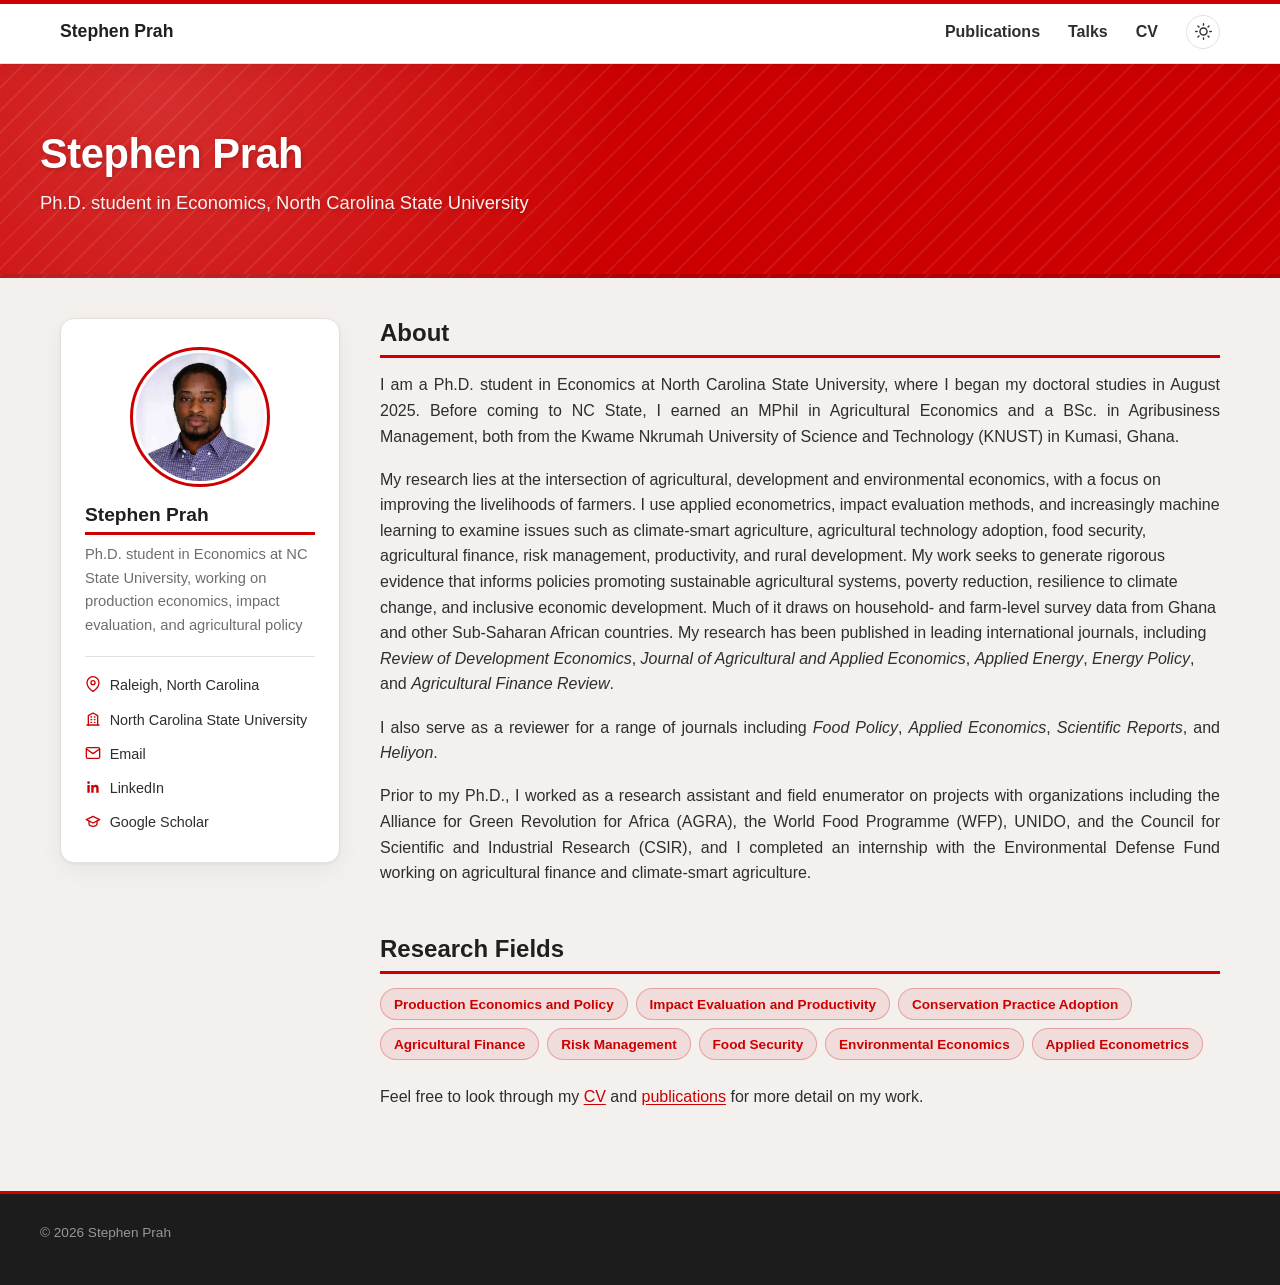
<file: index.html>
<!doctype html>
<html lang="en">
<head>
<meta charset="utf-8">
<meta name="viewport" content="width=device-width, initial-scale=1">
<title>Stephen Prah</title>
<meta name="google-site-verification" content="ii_PzU4pFTozcT-C5HX-3M2neF86t-xwKhHNKJSrq64" />
<meta name="description" content="Stephen Prah's academic portfolio — Ph.D. student in Economics at North Carolina State University">
<link rel="icon" type="image/svg+xml" href="images/favicon.svg">
<link rel="icon" type="image/png" sizes="32x32" href="images/favicon-32x32.png">
<link rel="stylesheet" href="assets/css/style.css">
<script>
  (function(){var p=new URLSearchParams(location.search);var u=p.get("theme");var t=(u==="dark"||u==="light")?u:localStorage.getItem("theme");if(t==="dark"||t==="light"){document.documentElement.setAttribute("data-theme",t);try{localStorage.setItem("theme",t);}catch(e){}}})();
</script>
</head>
<body>

<header class="masthead">
  <div class="masthead__inner">
    <a class="site-title" href="index.html">Stephen Prah</a>
    <nav class="nav">
      <ul class="nav__links">
        <li><a href="publications.html">Publications</a></li>
        <li><a href="talks.html">Talks</a></li>
        <li><a href="cv.html">CV</a></li>
      </ul>
      <button class="theme-toggle" type="button" aria-label="Toggle dark mode">
        <svg class="icon-sun" viewBox="0 0 24 24" fill="none" stroke="currentColor" stroke-width="2" stroke-linecap="round" stroke-linejoin="round"><circle cx="12" cy="12" r="5"></circle><path d="M12 1v2M12 21v2M4.22 4.22l1.42 1.42M18.36 18.36l1.42 1.42M1 12h2M21 12h2M4.22 19.78l1.42-1.42M18.36 5.64l1.42-1.42"></path></svg>
        <svg class="icon-moon" viewBox="0 0 24 24" fill="none" stroke="currentColor" stroke-width="2" stroke-linecap="round" stroke-linejoin="round"><path d="M21 12.79A9 9 0 1 1 11.21 3 7 7 0 0 0 21 12.79z"></path></svg>
      </button>
      <button class="nav-toggle" type="button" aria-label="Toggle navigation" aria-expanded="false">
        <svg viewBox="0 0 24 24" fill="none" stroke="currentColor" stroke-width="2" stroke-linecap="round" stroke-linejoin="round"><line x1="3" y1="6" x2="21" y2="6"></line><line x1="3" y1="12" x2="21" y2="12"></line><line x1="3" y1="18" x2="21" y2="18"></line></svg>
      </button>
    </nav>
  </div>
</header>

<section class="hero">
  <div class="hero__inner">
    <h1>Stephen Prah</h1>
    <p>Ph.D. student in Economics, North Carolina State University</p>
  </div>
</section>

<div class="layout">
  <aside class="sidebar">
    <div class="sidebar__card">
      <img class="avatar" src="images/profile_steve.jpg" alt="Stephen Prah">
      <h2 class="sidebar__name">Stephen Prah</h2>
      <p class="sidebar__bio">Ph.D. student in Economics at NC State University, working on production economics, impact evaluation, and agricultural policy</p>
      <ul class="sidebar__meta">
        <li>
          <svg viewBox="0 0 24 24" fill="none" stroke="currentColor" stroke-width="2" stroke-linecap="round" stroke-linejoin="round"><path d="M21 10c0 7-9 13-9 13s-9-6-9-13a9 9 0 0 1 18 0z"></path><circle cx="12" cy="10" r="3"></circle></svg>
          Raleigh, North Carolina
        </li>
        <li>
          <svg viewBox="0 0 24 24" fill="none" stroke="currentColor" stroke-width="2" stroke-linecap="round" stroke-linejoin="round"><path d="M3 21h18"></path><path d="M5 21V7l7-4 7 4v14"></path><path d="M9 9h1"></path><path d="M14 9h1"></path><path d="M9 13h1"></path><path d="M14 13h1"></path><path d="M9 17h1"></path><path d="M14 17h1"></path></svg>
          North Carolina State University
        </li>
        <li>
          <svg viewBox="0 0 24 24" fill="none" stroke="currentColor" stroke-width="2" stroke-linecap="round" stroke-linejoin="round"><path d="M4 4h16c1.1 0 2 .9 2 2v12c0 1.1-.9 2-2 2H4c-1.1 0-2-.9-2-2V6c0-1.1.9-2 2-2z"></path><path d="M22 6l-10 7L2 6"></path></svg>
          <a href="mailto:sprah@ncsu.edu">Email</a>
        </li>
        <li>
          <svg viewBox="0 0 24 24" fill="currentColor"><path d="M20.45 20.45h-3.55v-5.57c0-1.33-.02-3.04-1.85-3.04-1.85 0-2.14 1.45-2.14 2.94v5.67H9.36V9h3.41v1.56h.05c.47-.9 1.64-1.85 3.38-1.85 3.6 0 4.27 2.37 4.27 5.46v6.28zM5.34 7.43a2.06 2.06 0 1 1 0-4.12 2.06 2.06 0 0 1 0 4.12zM7.12 20.45H3.56V9h3.56v11.45z"/></svg>
          <a href="https://www.linkedin.com/in/stephen-prah-012b90111/" target="_blank" rel="noopener">LinkedIn</a>
        </li>
        <li>
          <svg viewBox="0 0 24 24" fill="none" stroke="currentColor" stroke-width="2" stroke-linecap="round" stroke-linejoin="round"><path d="M22 10L12 5 2 10l10 5 10-5z"></path><path d="M6 12v5c0 1.1 2.7 3 6 3s6-1.9 6-3v-5"></path></svg>
          <a href="https://scholar.google.com/citations?user=n-KJmvEAAAAJ&hl=id" target="_blank" rel="noopener">Google Scholar</a>
        </li>
      </ul>
    </div>
  </aside>

  <main class="content">
    <h2>About</h2>
    <p>I am a Ph.D. student in Economics at North Carolina State University, where I began my doctoral studies in August 2025. Before coming to NC State, I earned an MPhil in Agricultural Economics and a BSc. in Agribusiness Management, both from the Kwame Nkrumah University of Science and Technology (KNUST) in Kumasi, Ghana.</p>
    My research lies at the intersection of agricultural, development and environmental economics, with a focus on improving the livelihoods of farmers. I use applied econometrics, impact evaluation methods, and increasingly machine learning to examine issues such as climate-smart agriculture, agricultural technology adoption, food security, agricultural finance, risk management, productivity, and rural development. My work seeks to generate rigorous evidence that informs policies promoting sustainable agricultural systems, poverty reduction, resilience to climate change, and inclusive economic development. Much of it draws on household- and farm-level survey data from Ghana and other Sub-Saharan African countries. My research has been published in leading international journals, including <i>Review of Development Economics</i>, <i>Journal of Agricultural and Applied Economics</i>, <i>Applied Energy</i>, <i>Energy Policy</i>, and <i>Agricultural Finance Review</i>.</p>
    <p>I also serve as a reviewer for a range of journals including <i>Food Policy</i>, <i>Applied Economics</i>, <i>Scientific Reports</i>, and <i>Heliyon</i>.</p>
    <p>Prior to my Ph.D., I worked as a research assistant and field enumerator on projects with organizations including the Alliance for Green Revolution for Africa (AGRA), the World Food Programme (WFP), UNIDO, and the Council for Scientific and Industrial Research (CSIR), and I completed an internship with the Environmental Defense Fund working on agricultural finance and climate-smart agriculture.</p>

    <h2>Research Fields</h2>
    <ul class="pill-row">
      <li class="pill">Production Economics and Policy</li>
      <li class="pill">Impact Evaluation and Productivity</li>
      <li class="pill">Conservation Practice Adoption</li>
      <li class="pill">Agricultural Finance</li>
      <li class="pill">Risk Management</li>
      <li class="pill">Food Security</li>
      <li class="pill">Environmental Economics</li>
      <li class="pill">Applied Econometrics</li>
    </ul>

    <p>Feel free to look through my <a href="cv.html">CV</a> and <a href="publications.html">publications</a> for more detail on my work.</p>
  </main>
</div>

<footer class="site-footer">
  <div class="site-footer__inner">
    <p>&copy; 2026 Stephen Prah</p>
  </div>
</footer>

<script src="assets/js/main.js"></script>
</body>
</html>
</file>
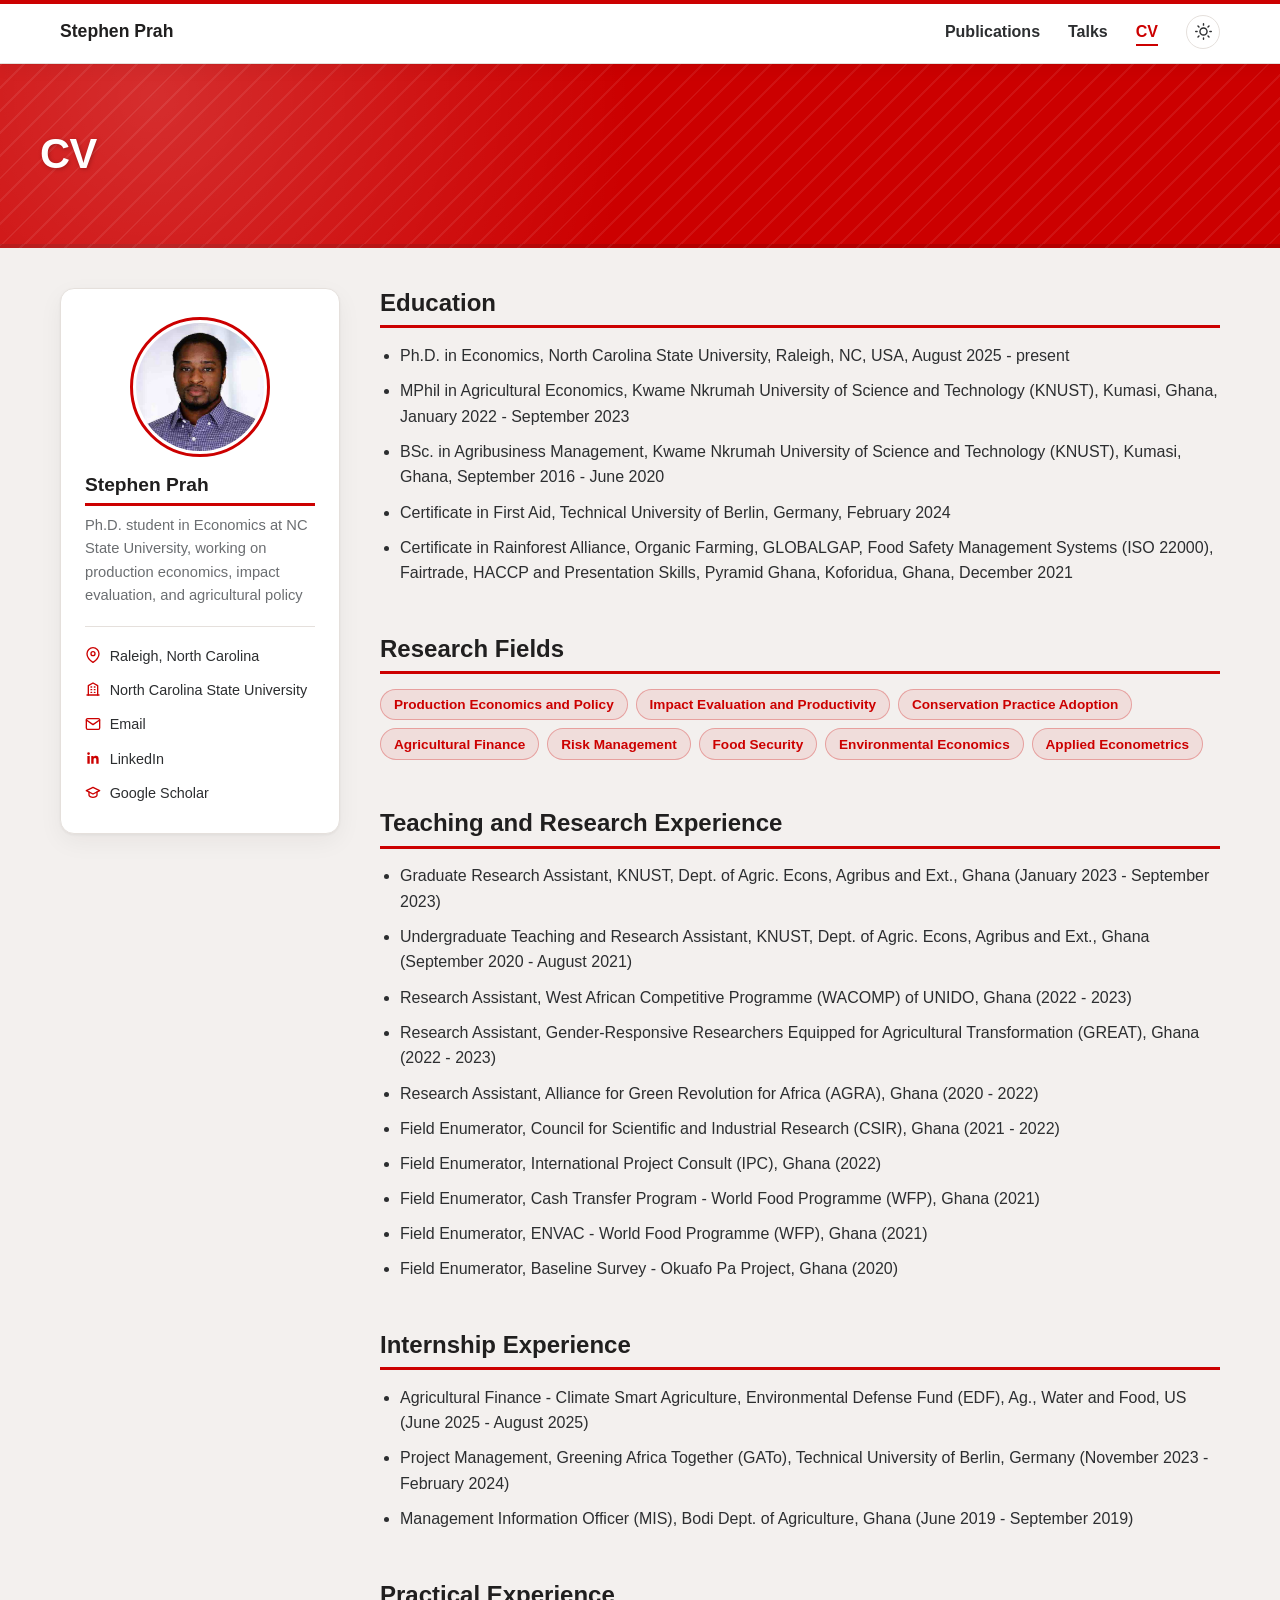
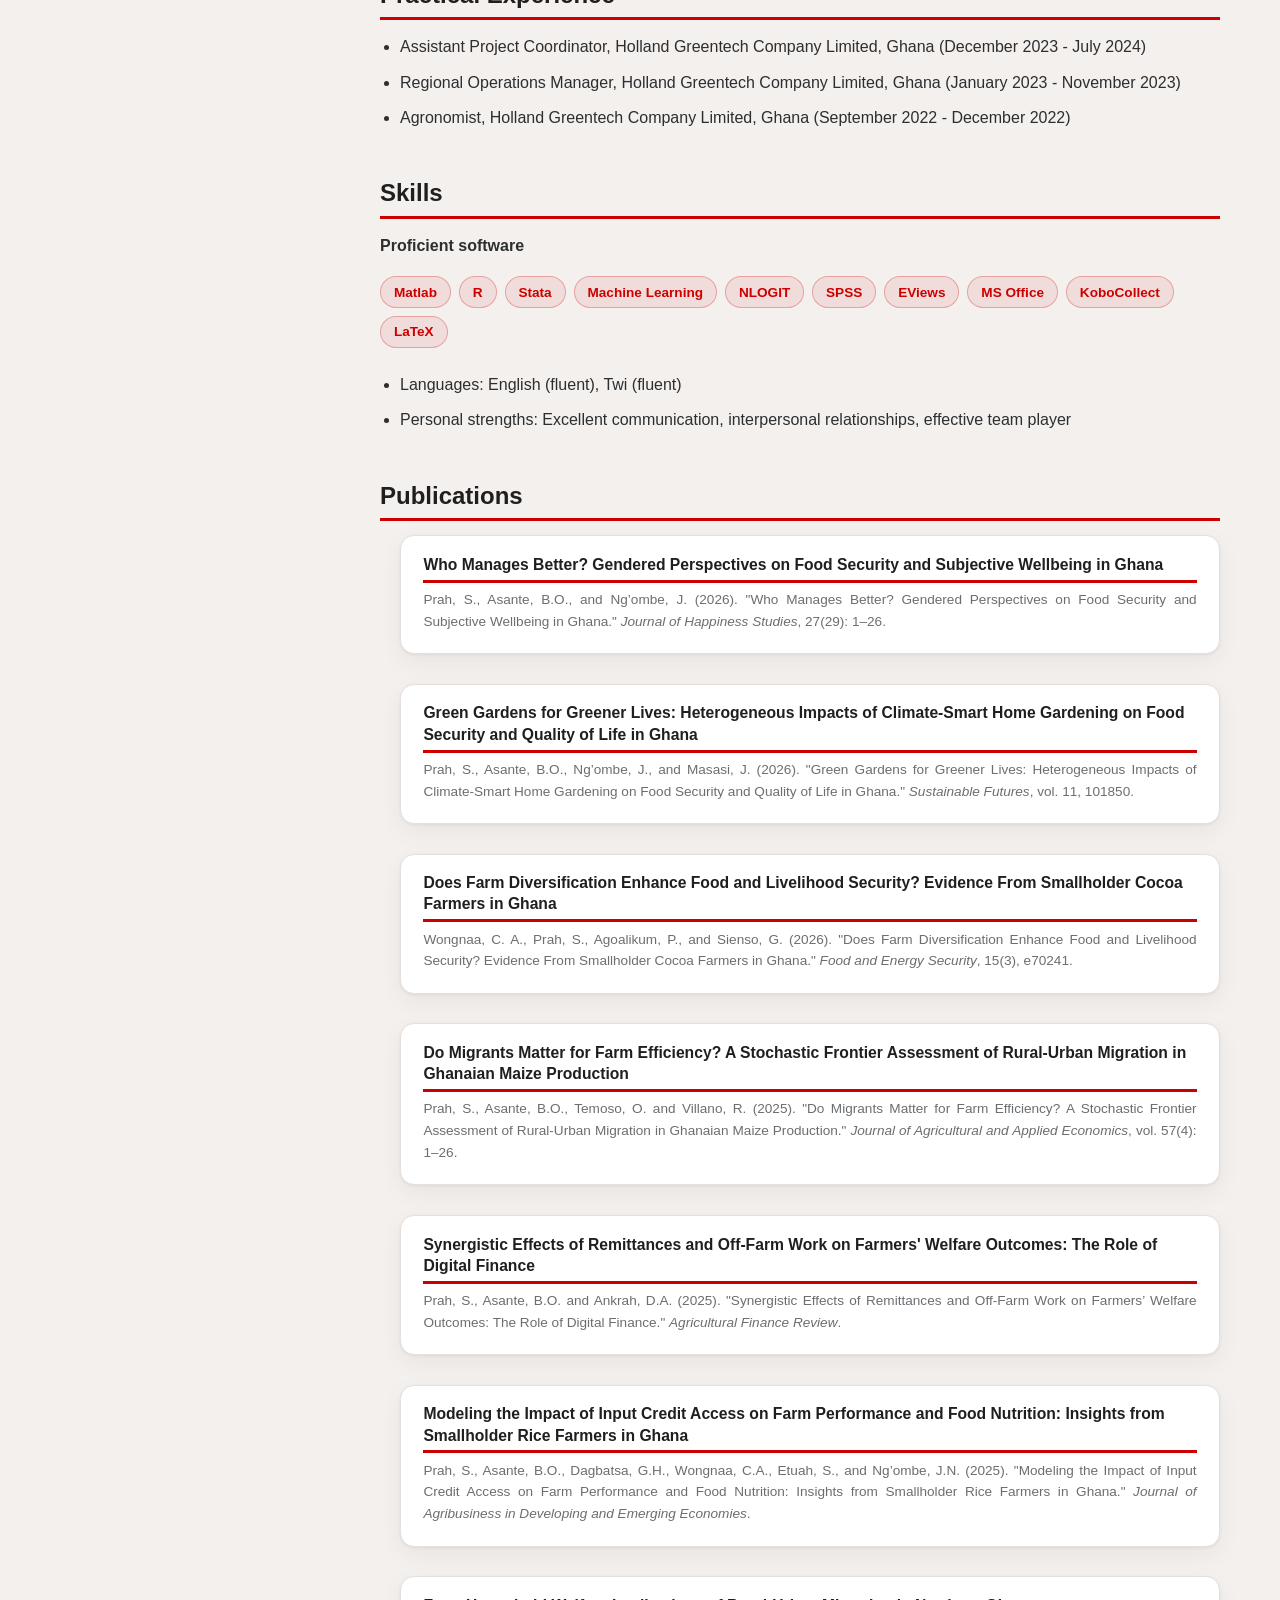
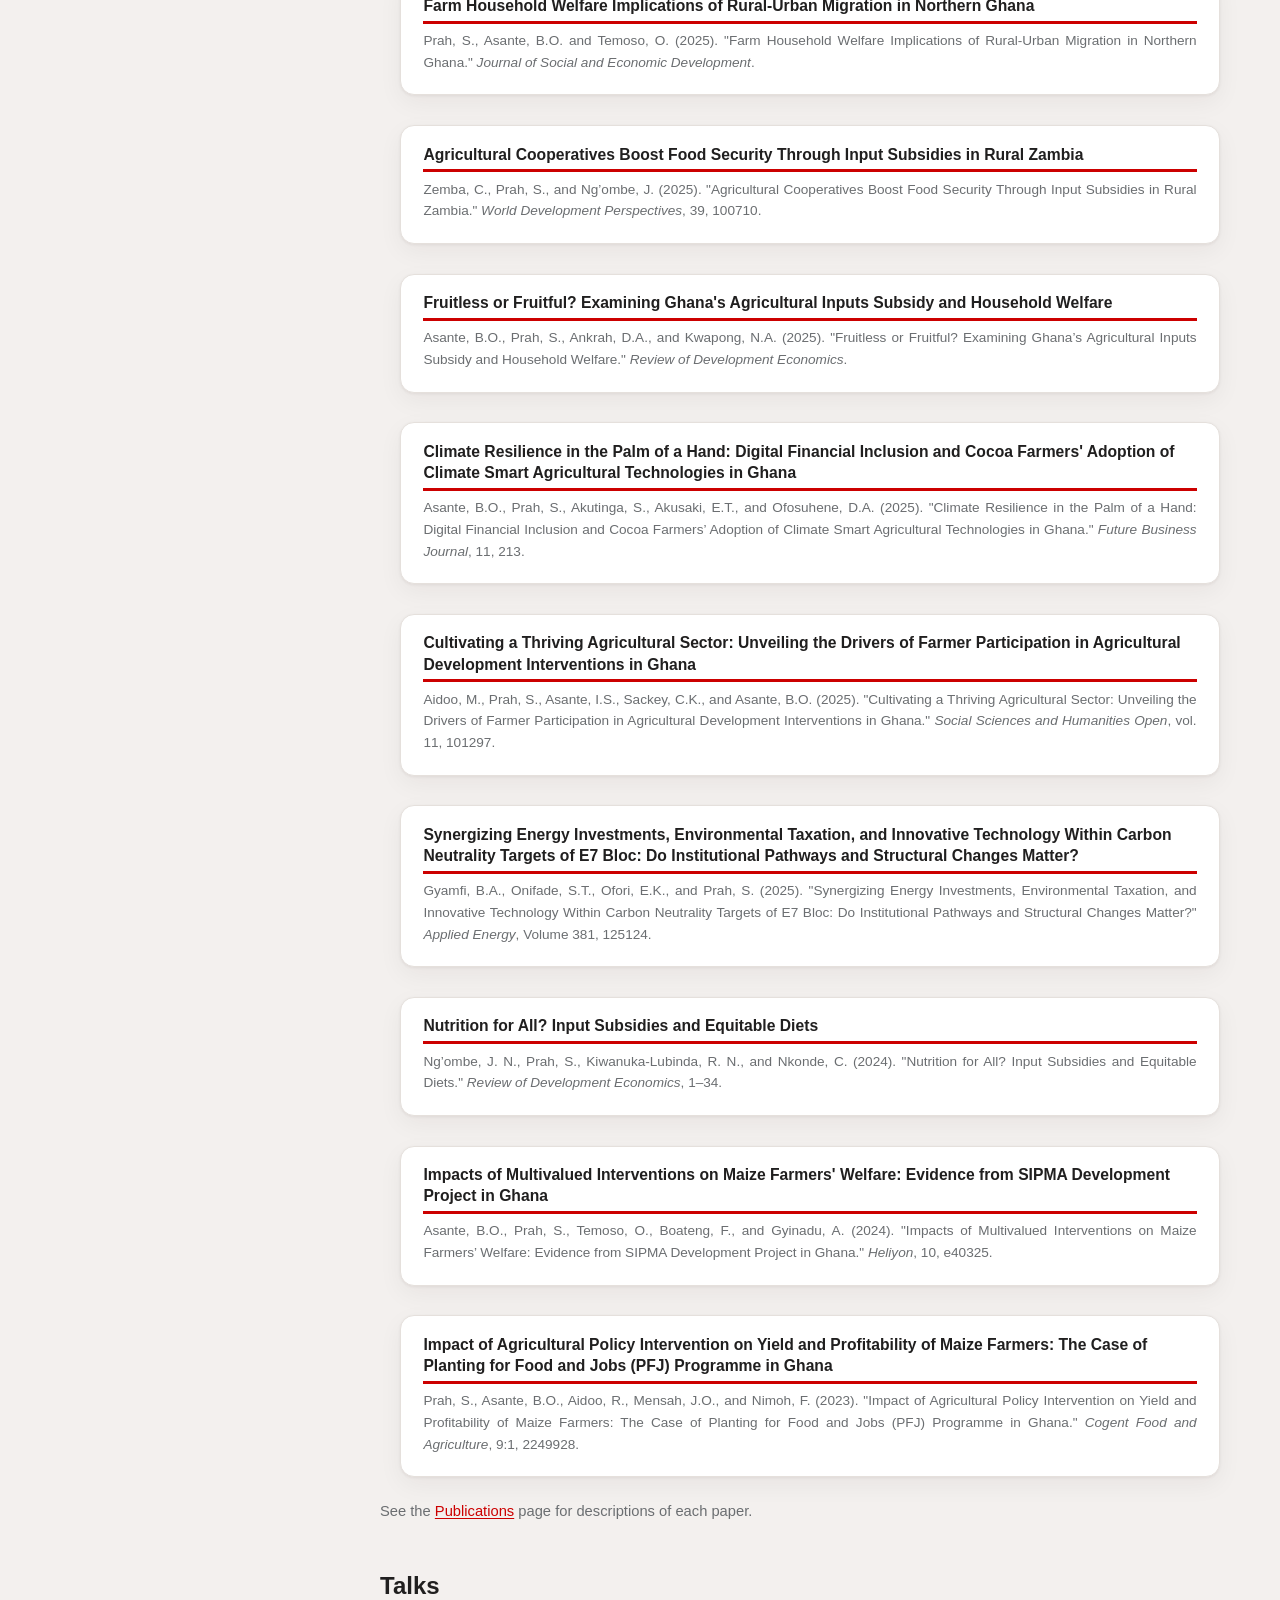
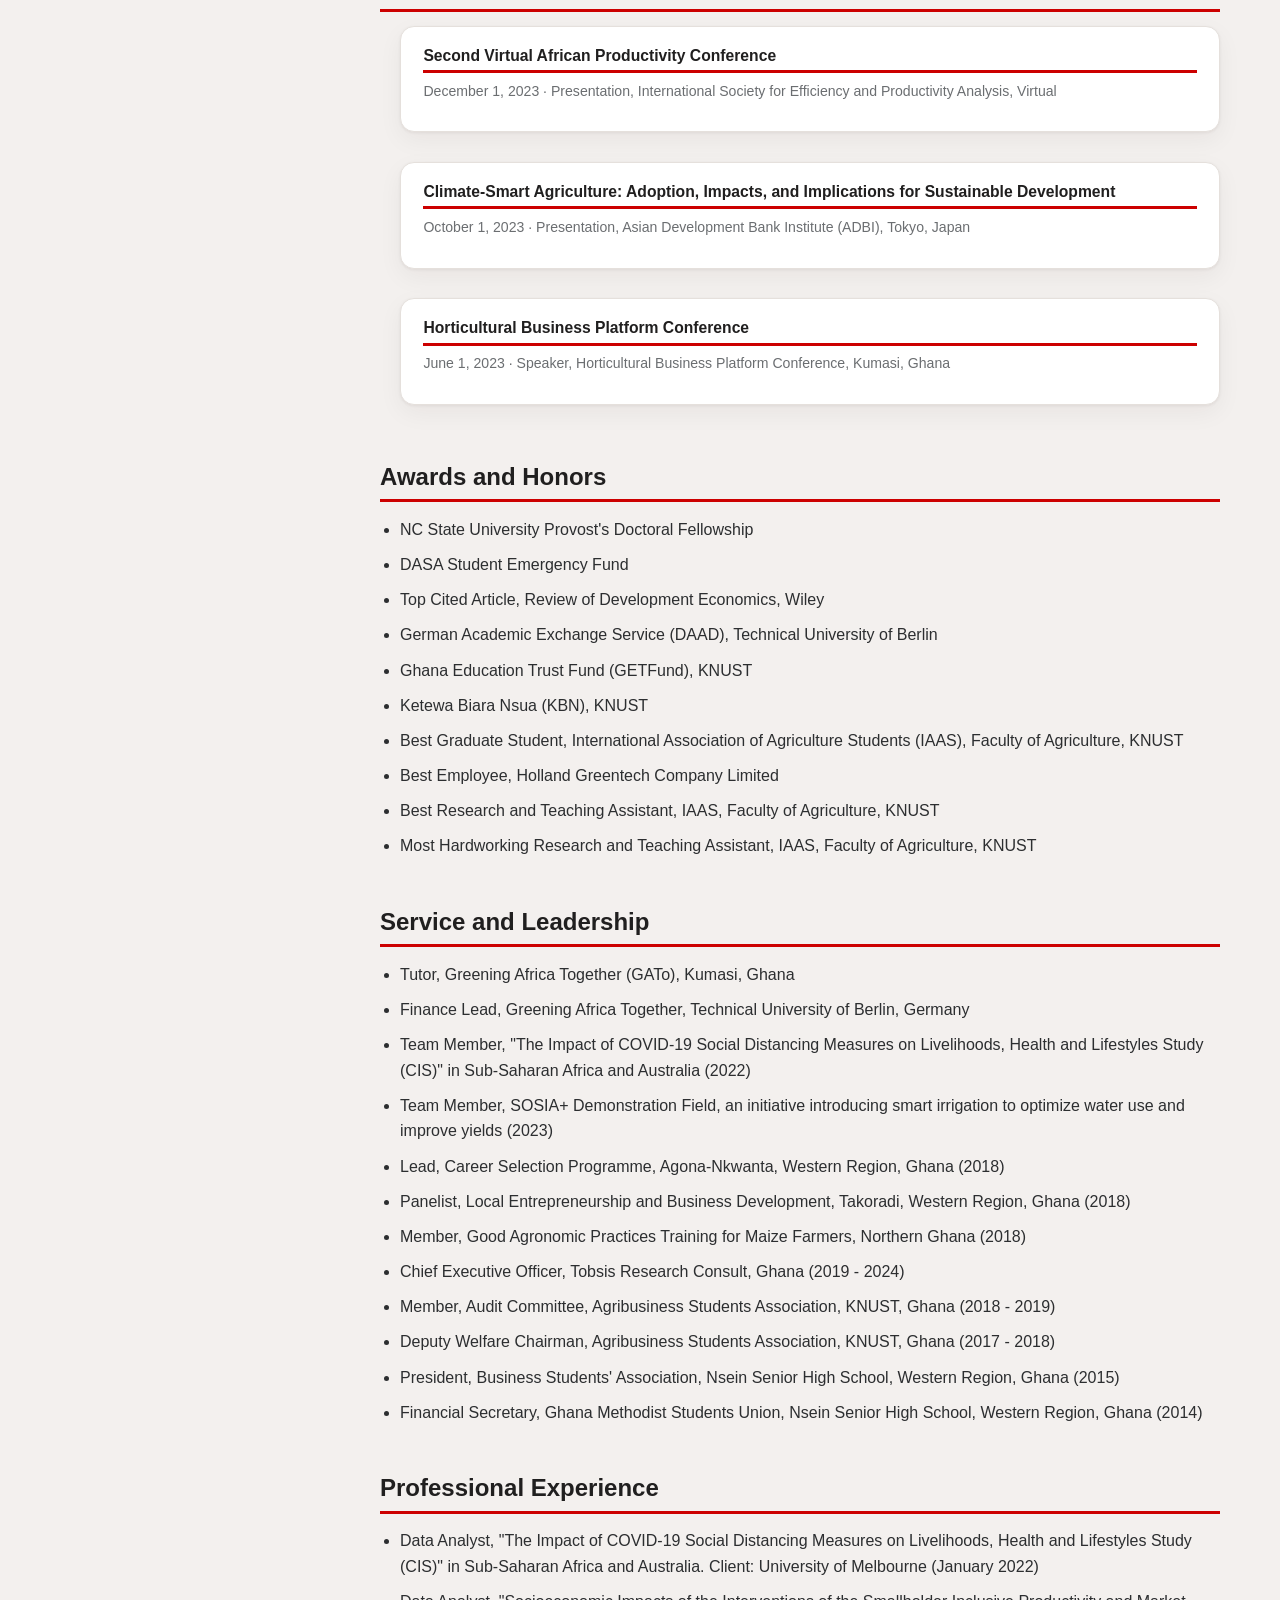
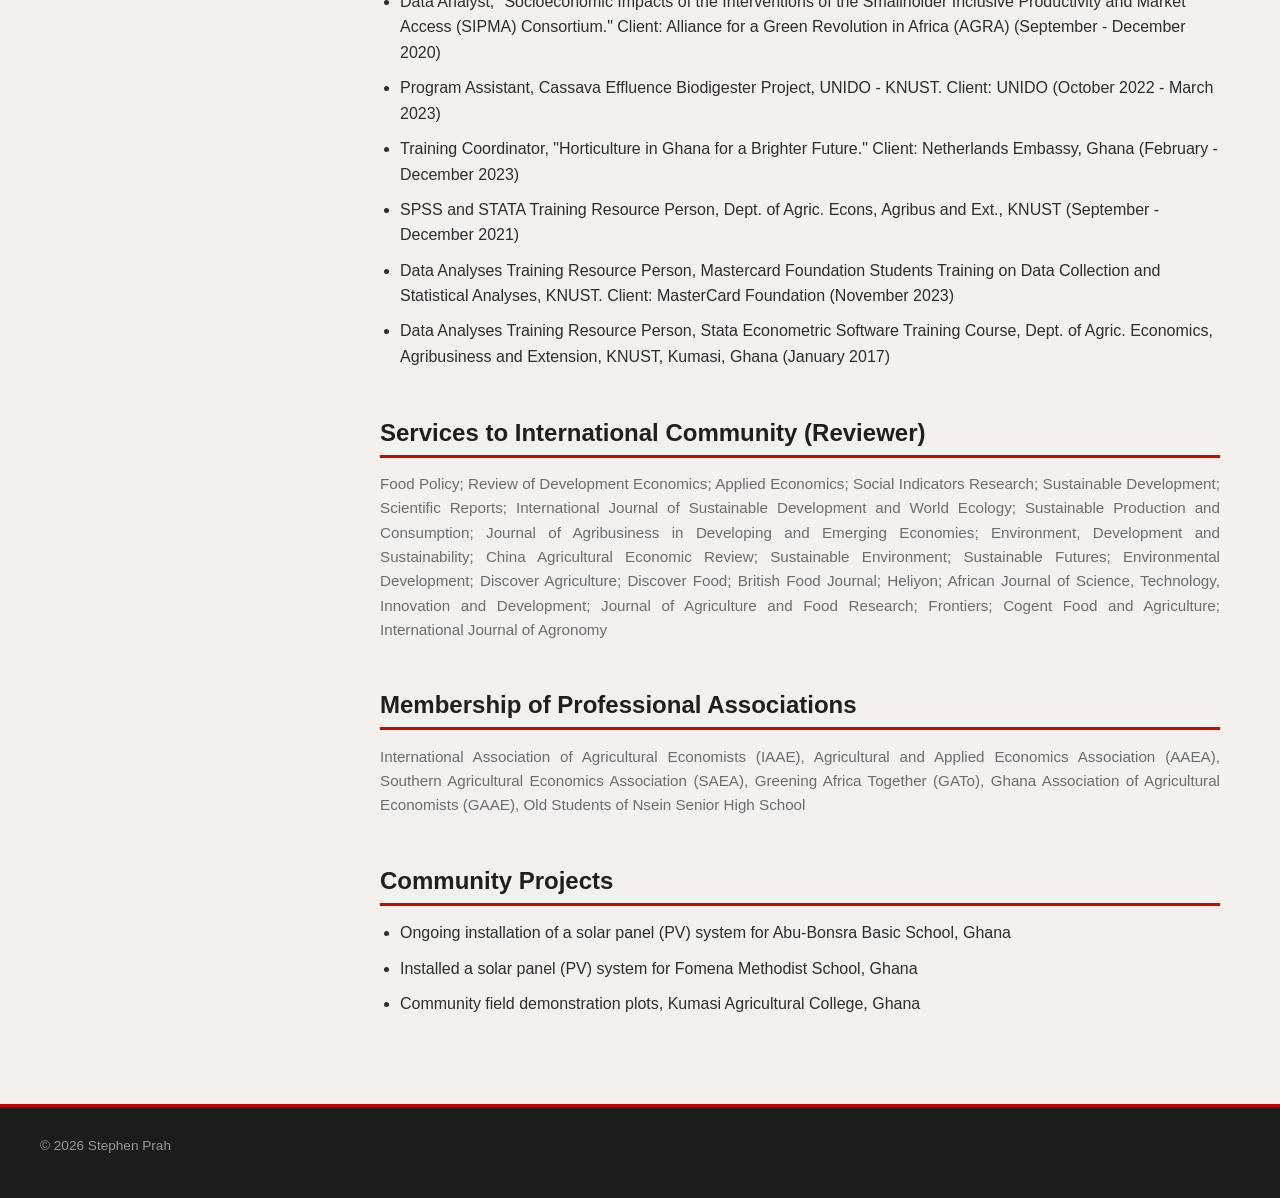
<file: cv.html>
<!doctype html>
<html lang="en">
<head>
<meta charset="utf-8">
<meta name="viewport" content="width=device-width, initial-scale=1">
<title>CV | Stephen Prah</title>
<meta name="description" content="CV of Stephen Prah, Ph.D. student in Economics at North Carolina State University">
<link rel="icon" type="image/svg+xml" href="images/favicon.svg">
<link rel="icon" type="image/png" sizes="32x32" href="images/favicon-32x32.png">
<link rel="stylesheet" href="assets/css/style.css">
<script>
  (function(){var p=new URLSearchParams(location.search);var u=p.get("theme");var t=(u==="dark"||u==="light")?u:localStorage.getItem("theme");if(t==="dark"||t==="light"){document.documentElement.setAttribute("data-theme",t);try{localStorage.setItem("theme",t);}catch(e){}}})();
</script>
</head>
<body>

<header class="masthead">
  <div class="masthead__inner">
    <a class="site-title" href="index.html">Stephen Prah</a>
    <nav class="nav">
      <ul class="nav__links">
        <li><a href="publications.html">Publications</a></li>
        <li><a href="talks.html">Talks</a></li>
        <li><a href="cv.html" aria-current="page">CV</a></li>
      </ul>
      <button class="theme-toggle" type="button" aria-label="Toggle dark mode">
        <svg class="icon-sun" viewBox="0 0 24 24" fill="none" stroke="currentColor" stroke-width="2" stroke-linecap="round" stroke-linejoin="round"><circle cx="12" cy="12" r="5"></circle><path d="M12 1v2M12 21v2M4.22 4.22l1.42 1.42M18.36 18.36l1.42 1.42M1 12h2M21 12h2M4.22 19.78l1.42-1.42M18.36 5.64l1.42-1.42"></path></svg>
        <svg class="icon-moon" viewBox="0 0 24 24" fill="none" stroke="currentColor" stroke-width="2" stroke-linecap="round" stroke-linejoin="round"><path d="M21 12.79A9 9 0 1 1 11.21 3 7 7 0 0 0 21 12.79z"></path></svg>
      </button>
      <button class="nav-toggle" type="button" aria-label="Toggle navigation" aria-expanded="false">
        <svg viewBox="0 0 24 24" fill="none" stroke="currentColor" stroke-width="2" stroke-linecap="round" stroke-linejoin="round"><line x1="3" y1="6" x2="21" y2="6"></line><line x1="3" y1="12" x2="21" y2="12"></line><line x1="3" y1="18" x2="21" y2="18"></line></svg>
      </button>
    </nav>
  </div>
</header>

<section class="hero">
  <div class="hero__inner">
    <h1>CV</h1>
  </div>
</section>

<div class="layout">
  <aside class="sidebar">
    <div class="sidebar__card">
      <img class="avatar" src="images/profile_steve.jpg" alt="Stephen Prah">
      <h2 class="sidebar__name">Stephen Prah</h2>
      <p class="sidebar__bio">Ph.D. student in Economics at NC State University, working on production economics, impact evaluation, and agricultural policy</p>
      <ul class="sidebar__meta">
        <li>
          <svg viewBox="0 0 24 24" fill="none" stroke="currentColor" stroke-width="2" stroke-linecap="round" stroke-linejoin="round"><path d="M21 10c0 7-9 13-9 13s-9-6-9-13a9 9 0 0 1 18 0z"></path><circle cx="12" cy="10" r="3"></circle></svg>
          Raleigh, North Carolina
        </li>
        <li>
          <svg viewBox="0 0 24 24" fill="none" stroke="currentColor" stroke-width="2" stroke-linecap="round" stroke-linejoin="round"><path d="M3 21h18"></path><path d="M5 21V7l7-4 7 4v14"></path><path d="M9 9h1"></path><path d="M14 9h1"></path><path d="M9 13h1"></path><path d="M14 13h1"></path><path d="M9 17h1"></path><path d="M14 17h1"></path></svg>
          North Carolina State University
        </li>
        <li>
          <svg viewBox="0 0 24 24" fill="none" stroke="currentColor" stroke-width="2" stroke-linecap="round" stroke-linejoin="round"><path d="M4 4h16c1.1 0 2 .9 2 2v12c0 1.1-.9 2-2 2H4c-1.1 0-2-.9-2-2V6c0-1.1.9-2 2-2z"></path><path d="M22 6l-10 7L2 6"></path></svg>
          <a href="mailto:sprah@ncsu.edu">Email</a>
        </li>
        <li>
          <svg viewBox="0 0 24 24" fill="currentColor"><path d="M20.45 20.45h-3.55v-5.57c0-1.33-.02-3.04-1.85-3.04-1.85 0-2.14 1.45-2.14 2.94v5.67H9.36V9h3.41v1.56h.05c.47-.9 1.64-1.85 3.38-1.85 3.6 0 4.27 2.37 4.27 5.46v6.28zM5.34 7.43a2.06 2.06 0 1 1 0-4.12 2.06 2.06 0 0 1 0 4.12zM7.12 20.45H3.56V9h3.56v11.45z"/></svg>
          <a href="https://www.linkedin.com/in/stephen-prah-012b90111/" target="_blank" rel="noopener">LinkedIn</a>
        </li>
        <li>
          <svg viewBox="0 0 24 24" fill="none" stroke="currentColor" stroke-width="2" stroke-linecap="round" stroke-linejoin="round"><path d="M22 10L12 5 2 10l10 5 10-5z"></path><path d="M6 12v5c0 1.1 2.7 3 6 3s6-1.9 6-3v-5"></path></svg>
          <a href="https://scholar.google.com/citations?user=n-KJmvEAAAAJ&hl=id" target="_blank" rel="noopener">Google Scholar</a>
        </li>
      </ul>
    </div>
  </aside>

  <main class="content">

    <h2>Education</h2>
    <ul>
      <li>Ph.D. in Economics, North Carolina State University, Raleigh, NC, USA, August 2025 - present</li>
      <li>MPhil in Agricultural Economics, Kwame Nkrumah University of Science and Technology (KNUST), Kumasi, Ghana, January 2022 - September 2023</li>
      <li>BSc. in Agribusiness Management, Kwame Nkrumah University of Science and Technology (KNUST), Kumasi, Ghana, September 2016 - June 2020</li>
      <li>Certificate in First Aid, Technical University of Berlin, Germany, February 2024</li>
      <li>Certificate in Rainforest Alliance, Organic Farming, GLOBALGAP, Food Safety Management Systems (ISO 22000), Fairtrade, HACCP and Presentation Skills, Pyramid Ghana, Koforidua, Ghana, December 2021</li>
    </ul>

    <h2>Research Fields</h2>
    <ul class="pill-row">
      <li class="pill">Production Economics and Policy</li>
      <li class="pill">Impact Evaluation and Productivity</li>
      <li class="pill">Conservation Practice Adoption</li>
      <li class="pill">Agricultural Finance</li>
      <li class="pill">Risk Management</li>
      <li class="pill">Food Security</li>
      <li class="pill">Environmental Economics</li>
      <li class="pill">Applied Econometrics</li>
    </ul>

    <h2>Teaching and Research Experience</h2>
    <ul>
      <li>Graduate Research Assistant, KNUST, Dept. of Agric. Econs, Agribus and Ext., Ghana (January 2023 - September 2023)</li>
      <li>Undergraduate Teaching and Research Assistant, KNUST, Dept. of Agric. Econs, Agribus and Ext., Ghana (September 2020 - August 2021)</li>
      <li>Research Assistant, West African Competitive Programme (WACOMP) of UNIDO, Ghana (2022 - 2023)</li>
      <li>Research Assistant, Gender-Responsive Researchers Equipped for Agricultural Transformation (GREAT), Ghana (2022 - 2023)</li>
      <li>Research Assistant, Alliance for Green Revolution for Africa (AGRA), Ghana (2020 - 2022)</li>
      <li>Field Enumerator, Council for Scientific and Industrial Research (CSIR), Ghana (2021 - 2022)</li>
      <li>Field Enumerator, International Project Consult (IPC), Ghana (2022)</li>
      <li>Field Enumerator, Cash Transfer Program - World Food Programme (WFP), Ghana (2021)</li>
      <li>Field Enumerator, ENVAC - World Food Programme (WFP), Ghana (2021)</li>
      <li>Field Enumerator, Baseline Survey - Okuafo Pa Project, Ghana (2020)</li>
    </ul>

    <h2>Internship Experience</h2>
    <ul>
      <li>Agricultural Finance - Climate Smart Agriculture, Environmental Defense Fund (EDF), Ag., Water and Food, US (June 2025 - August 2025)</li>
      <li>Project Management, Greening Africa Together (GATo), Technical University of Berlin, Germany (November 2023 - February 2024)</li>
      <li>Management Information Officer (MIS), Bodi Dept. of Agriculture, Ghana (June 2019 - September 2019)</li>
    </ul>

    <h2>Practical Experience</h2>
    <ul>
      <li>Assistant Project Coordinator, Holland Greentech Company Limited, Ghana (December 2023 - July 2024)</li>
      <li>Regional Operations Manager, Holland Greentech Company Limited, Ghana (January 2023 - November 2023)</li>
      <li>Agronomist, Holland Greentech Company Limited, Ghana (September 2022 - December 2022)</li>
    </ul>

    <h2>Skills</h2>
    <p><strong>Proficient software</strong></p>
    <ul class="pill-row">
      <li class="pill">Matlab</li>
      <li class="pill">R</li>
      <li class="pill">Stata</li>
      <li class="pill">Machine Learning</li>
      <li class="pill">NLOGIT</li>
      <li class="pill">SPSS</li>
      <li class="pill">EViews</li>
      <li class="pill">MS Office</li>
      <li class="pill">KoboCollect</li>
      <li class="pill">LaTeX</li>
    </ul>
    <ul>
      <li>Languages: English (fluent), Twi (fluent)</li>
      <li>Personal strengths: Excellent communication, interpersonal relationships, effective team player</li>
    </ul>

    <h2>Publications</h2>
    <ul class="entry-list">
      <li class="entry-card entry-card--compact">
        <h3>Who Manages Better? Gendered Perspectives on Food Security and Subjective Wellbeing in Ghana</h3>
        <p class="entry-citation">Prah, S., Asante, B.O., and Ng&rsquo;ombe, J. (2026). &quot;Who Manages Better? Gendered Perspectives on Food Security and Subjective Wellbeing in Ghana.&quot; <i>Journal of Happiness Studies</i>, 27(29): 1&ndash;26.</p>
      </li>
      <li class="entry-card entry-card--compact">
        <h3>Green Gardens for Greener Lives: Heterogeneous Impacts of Climate-Smart Home Gardening on Food Security and Quality of Life in Ghana</h3>
        <p class="entry-citation">Prah, S., Asante, B.O., Ng&rsquo;ombe, J., and Masasi, J. (2026). &quot;Green Gardens for Greener Lives: Heterogeneous Impacts of Climate-Smart Home Gardening on Food Security and Quality of Life in Ghana.&quot; <i>Sustainable Futures</i>, vol. 11, 101850.</p>
      </li>
      <li class="entry-card entry-card--compact">
        <h3>Does Farm Diversification Enhance Food and Livelihood Security? Evidence From Smallholder Cocoa Farmers in Ghana</h3>
        <p class="entry-citation">Wongnaa, C. A., Prah, S., Agoalikum, P., and Sienso, G. (2026). &quot;Does Farm Diversification Enhance Food and Livelihood Security? Evidence From Smallholder Cocoa Farmers in Ghana.&quot; <i>Food and Energy Security</i>, 15(3), e70241.</p>
      </li>
      <li class="entry-card entry-card--compact">
        <h3>Do Migrants Matter for Farm Efficiency? A Stochastic Frontier Assessment of Rural-Urban Migration in Ghanaian Maize Production</h3>
        <p class="entry-citation">Prah, S., Asante, B.O., Temoso, O. and Villano, R. (2025). &quot;Do Migrants Matter for Farm Efficiency? A Stochastic Frontier Assessment of Rural-Urban Migration in Ghanaian Maize Production.&quot; <i>Journal of Agricultural and Applied Economics</i>, vol. 57(4): 1&ndash;26.</p>
      </li>
      <li class="entry-card entry-card--compact">
        <h3>Synergistic Effects of Remittances and Off-Farm Work on Farmers' Welfare Outcomes: The Role of Digital Finance</h3>
        <p class="entry-citation">Prah, S., Asante, B.O. and Ankrah, D.A. (2025). &quot;Synergistic Effects of Remittances and Off-Farm Work on Farmers&rsquo; Welfare Outcomes: The Role of Digital Finance.&quot; <i>Agricultural Finance Review</i>.</p>
      </li>
      <li class="entry-card entry-card--compact">
        <h3>Modeling the Impact of Input Credit Access on Farm Performance and Food Nutrition: Insights from Smallholder Rice Farmers in Ghana</h3>
        <p class="entry-citation">Prah, S., Asante, B.O., Dagbatsa, G.H., Wongnaa, C.A., Etuah, S., and Ng&rsquo;ombe, J.N. (2025). &quot;Modeling the Impact of Input Credit Access on Farm Performance and Food Nutrition: Insights from Smallholder Rice Farmers in Ghana.&quot; <i>Journal of Agribusiness in Developing and Emerging Economies</i>.</p>
      </li>
      <li class="entry-card entry-card--compact">
        <h3>Farm Household Welfare Implications of Rural-Urban Migration in Northern Ghana</h3>
        <p class="entry-citation">Prah, S., Asante, B.O. and Temoso, O. (2025). &quot;Farm Household Welfare Implications of Rural-Urban Migration in Northern Ghana.&quot; <i>Journal of Social and Economic Development</i>.</p>
      </li>
      <li class="entry-card entry-card--compact">
        <h3>Agricultural Cooperatives Boost Food Security Through Input Subsidies in Rural Zambia</h3>
        <p class="entry-citation">Zemba, C., Prah, S., and Ng&rsquo;ombe, J. (2025). &quot;Agricultural Cooperatives Boost Food Security Through Input Subsidies in Rural Zambia.&quot; <i>World Development Perspectives</i>, 39, 100710.</p>
      </li>
      <li class="entry-card entry-card--compact">
        <h3>Fruitless or Fruitful? Examining Ghana's Agricultural Inputs Subsidy and Household Welfare</h3>
        <p class="entry-citation">Asante, B.O., Prah, S., Ankrah, D.A., and Kwapong, N.A. (2025). &quot;Fruitless or Fruitful? Examining Ghana&rsquo;s Agricultural Inputs Subsidy and Household Welfare.&quot; <i>Review of Development Economics</i>.</p>
      </li>
      <li class="entry-card entry-card--compact">
        <h3>Climate Resilience in the Palm of a Hand: Digital Financial Inclusion and Cocoa Farmers' Adoption of Climate Smart Agricultural Technologies in Ghana</h3>
        <p class="entry-citation">Asante, B.O., Prah, S., Akutinga, S., Akusaki, E.T., and Ofosuhene, D.A. (2025). &quot;Climate Resilience in the Palm of a Hand: Digital Financial Inclusion and Cocoa Farmers&rsquo; Adoption of Climate Smart Agricultural Technologies in Ghana.&quot; <i>Future Business Journal</i>, 11, 213.</p>
      </li>
      <li class="entry-card entry-card--compact">
        <h3>Cultivating a Thriving Agricultural Sector: Unveiling the Drivers of Farmer Participation in Agricultural Development Interventions in Ghana</h3>
        <p class="entry-citation">Aidoo, M., Prah, S., Asante, I.S., Sackey, C.K., and Asante, B.O. (2025). &quot;Cultivating a Thriving Agricultural Sector: Unveiling the Drivers of Farmer Participation in Agricultural Development Interventions in Ghana.&quot; <i>Social Sciences and Humanities Open</i>, vol. 11, 101297.</p>
      </li>
      <li class="entry-card entry-card--compact">
        <h3>Synergizing Energy Investments, Environmental Taxation, and Innovative Technology Within Carbon Neutrality Targets of E7 Bloc: Do Institutional Pathways and Structural Changes Matter?</h3>
        <p class="entry-citation">Gyamfi, B.A., Onifade, S.T., Ofori, E.K., and Prah, S. (2025). &quot;Synergizing Energy Investments, Environmental Taxation, and Innovative Technology Within Carbon Neutrality Targets of E7 Bloc: Do Institutional Pathways and Structural Changes Matter?&quot; <i>Applied Energy</i>, Volume 381, 125124.</p>
      </li>
      <li class="entry-card entry-card--compact">
        <h3>Nutrition for All? Input Subsidies and Equitable Diets</h3>
        <p class="entry-citation">Ng&rsquo;ombe, J. N., Prah, S., Kiwanuka-Lubinda, R. N., and Nkonde, C. (2024). &quot;Nutrition for All? Input Subsidies and Equitable Diets.&quot; <i>Review of Development Economics</i>, 1&ndash;34.</p>
      </li>
      <li class="entry-card entry-card--compact">
        <h3>Impacts of Multivalued Interventions on Maize Farmers' Welfare: Evidence from SIPMA Development Project in Ghana</h3>
        <p class="entry-citation">Asante, B.O., Prah, S., Temoso, O., Boateng, F., and Gyinadu, A. (2024). &quot;Impacts of Multivalued Interventions on Maize Farmers&rsquo; Welfare: Evidence from SIPMA Development Project in Ghana.&quot; <i>Heliyon</i>, 10, e40325.</p>
      </li>
      <li class="entry-card entry-card--compact">
        <h3>Impact of Agricultural Policy Intervention on Yield and Profitability of Maize Farmers: The Case of Planting for Food and Jobs (PFJ) Programme in Ghana</h3>
        <p class="entry-citation">Prah, S., Asante, B.O., Aidoo, R., Mensah, J.O., and Nimoh, F. (2023). &quot;Impact of Agricultural Policy Intervention on Yield and Profitability of Maize Farmers: The Case of Planting for Food and Jobs (PFJ) Programme in Ghana.&quot; <i>Cogent Food and Agriculture</i>, 9:1, 2249928.</p>
      </li>
    </ul>
    <p class="section-note">See the <a href="publications.html">Publications</a> page for descriptions of each paper.</p>

    <h2>Talks</h2>
    <ul class="entry-list">
      <li class="entry-card entry-card--compact">
        <h3>Second Virtual African Productivity Conference</h3>
        <p class="entry-venue">December 1, 2023 &middot; Presentation, International Society for Efficiency and Productivity Analysis, Virtual</p>
      </li>
      <li class="entry-card entry-card--compact">
        <h3>Climate-Smart Agriculture: Adoption, Impacts, and Implications for Sustainable Development</h3>
        <p class="entry-venue">October 1, 2023 &middot; Presentation, Asian Development Bank Institute (ADBI), Tokyo, Japan</p>
      </li>
      <li class="entry-card entry-card--compact">
        <h3>Horticultural Business Platform Conference</h3>
        <p class="entry-venue">June 1, 2023 &middot; Speaker, Horticultural Business Platform Conference, Kumasi, Ghana</p>
      </li>
    </ul>

    <h2>Awards and Honors</h2>
    <ul>
      <li>NC State University Provost's Doctoral Fellowship</li>
      <li>DASA Student Emergency Fund</li>
      <li>Top Cited Article, Review of Development Economics, Wiley</li>
      <li>German Academic Exchange Service (DAAD), Technical University of Berlin</li>
      <li>Ghana Education Trust Fund (GETFund), KNUST</li>
      <li>Ketewa Biara Nsua (KBN), KNUST</li>
      <li>Best Graduate Student, International Association of Agriculture Students (IAAS), Faculty of Agriculture, KNUST</li>
      <li>Best Employee, Holland Greentech Company Limited</li>
      <li>Best Research and Teaching Assistant, IAAS, Faculty of Agriculture, KNUST</li>
      <li>Most Hardworking Research and Teaching Assistant, IAAS, Faculty of Agriculture, KNUST</li>
    </ul>

    <h2>Service and Leadership</h2>
    <ul>
      <li>Tutor, Greening Africa Together (GATo), Kumasi, Ghana</li>
      <li>Finance Lead, Greening Africa Together, Technical University of Berlin, Germany</li>
      <li>Team Member, "The Impact of COVID-19 Social Distancing Measures on Livelihoods, Health and Lifestyles Study (CIS)" in Sub-Saharan Africa and Australia (2022)</li>
      <li>Team Member, SOSIA+ Demonstration Field, an initiative introducing smart irrigation to optimize water use and improve yields (2023)</li>
      <li>Lead, Career Selection Programme, Agona-Nkwanta, Western Region, Ghana (2018)</li>
      <li>Panelist, Local Entrepreneurship and Business Development, Takoradi, Western Region, Ghana (2018)</li>
      <li>Member, Good Agronomic Practices Training for Maize Farmers, Northern Ghana (2018)</li>
      <li>Chief Executive Officer, Tobsis Research Consult, Ghana (2019 - 2024)</li>
      <li>Member, Audit Committee, Agribusiness Students Association, KNUST, Ghana (2018 - 2019)</li>
      <li>Deputy Welfare Chairman, Agribusiness Students Association, KNUST, Ghana (2017 - 2018)</li>
      <li>President, Business Students' Association, Nsein Senior High School, Western Region, Ghana (2015)</li>
      <li>Financial Secretary, Ghana Methodist Students Union, Nsein Senior High School, Western Region, Ghana (2014)</li>
    </ul>

    <h2>Professional Experience</h2>
    <ul>
      <li>Data Analyst, "The Impact of COVID-19 Social Distancing Measures on Livelihoods, Health and Lifestyles Study (CIS)" in Sub-Saharan Africa and Australia. Client: University of Melbourne (January 2022)</li>
      <li>Data Analyst, "Socioeconomic Impacts of the Interventions of the Smallholder Inclusive Productivity and Market Access (SIPMA) Consortium." Client: Alliance for a Green Revolution in Africa (AGRA) (September - December 2020)</li>
      <li>Program Assistant, Cassava Effluence Biodigester Project, UNIDO - KNUST. Client: UNIDO (October 2022 - March 2023)</li>
      <li>Training Coordinator, "Horticulture in Ghana for a Brighter Future." Client: Netherlands Embassy, Ghana (February - December 2023)</li>
      <li>SPSS and STATA Training Resource Person, Dept. of Agric. Econs, Agribus and Ext., KNUST (September - December 2021)</li>
      <li>Data Analyses Training Resource Person, Mastercard Foundation Students Training on Data Collection and Statistical Analyses, KNUST. Client: MasterCard Foundation (November 2023)</li>
      <li>Data Analyses Training Resource Person, Stata Econometric Software Training Course, Dept. of Agric. Economics, Agribusiness and Extension, KNUST, Kumasi, Ghana (January 2017)</li>
    </ul>

    <h2>Services to International Community (Reviewer)</h2>
    <p class="subtle-list">Food Policy; Review of Development Economics; Applied Economics; Social Indicators Research; Sustainable Development; Scientific Reports; International Journal of Sustainable Development and World Ecology; Sustainable Production and Consumption; Journal of Agribusiness in Developing and Emerging Economies; Environment, Development and Sustainability; China Agricultural Economic Review; Sustainable Environment; Sustainable Futures; Environmental Development; Discover Agriculture; Discover Food; British Food Journal; Heliyon; African Journal of Science, Technology, Innovation and Development; Journal of Agriculture and Food Research; Frontiers; Cogent Food and Agriculture; International Journal of Agronomy</p>

    <h2>Membership of Professional Associations</h2>
    <p class="subtle-list">International Association of Agricultural Economists (IAAE), Agricultural and Applied Economics Association (AAEA), Southern Agricultural Economics Association (SAEA), Greening Africa Together (GATo), Ghana Association of Agricultural Economists (GAAE), Old Students of Nsein Senior High School</p>

    <h2>Community Projects</h2>
    <ul>
      <li>Ongoing installation of a solar panel (PV) system for Abu-Bonsra Basic School, Ghana</li>
      <li>Installed a solar panel (PV) system for Fomena Methodist School, Ghana</li>
      <li>Community field demonstration plots, Kumasi Agricultural College, Ghana</li>
    </ul>

  </main>
</div>

<footer class="site-footer">
  <div class="site-footer__inner">
    <p>&copy; 2026 Stephen Prah</p>
  </div>
</footer>

<script src="assets/js/main.js"></script>
</body>
</html>
</file>
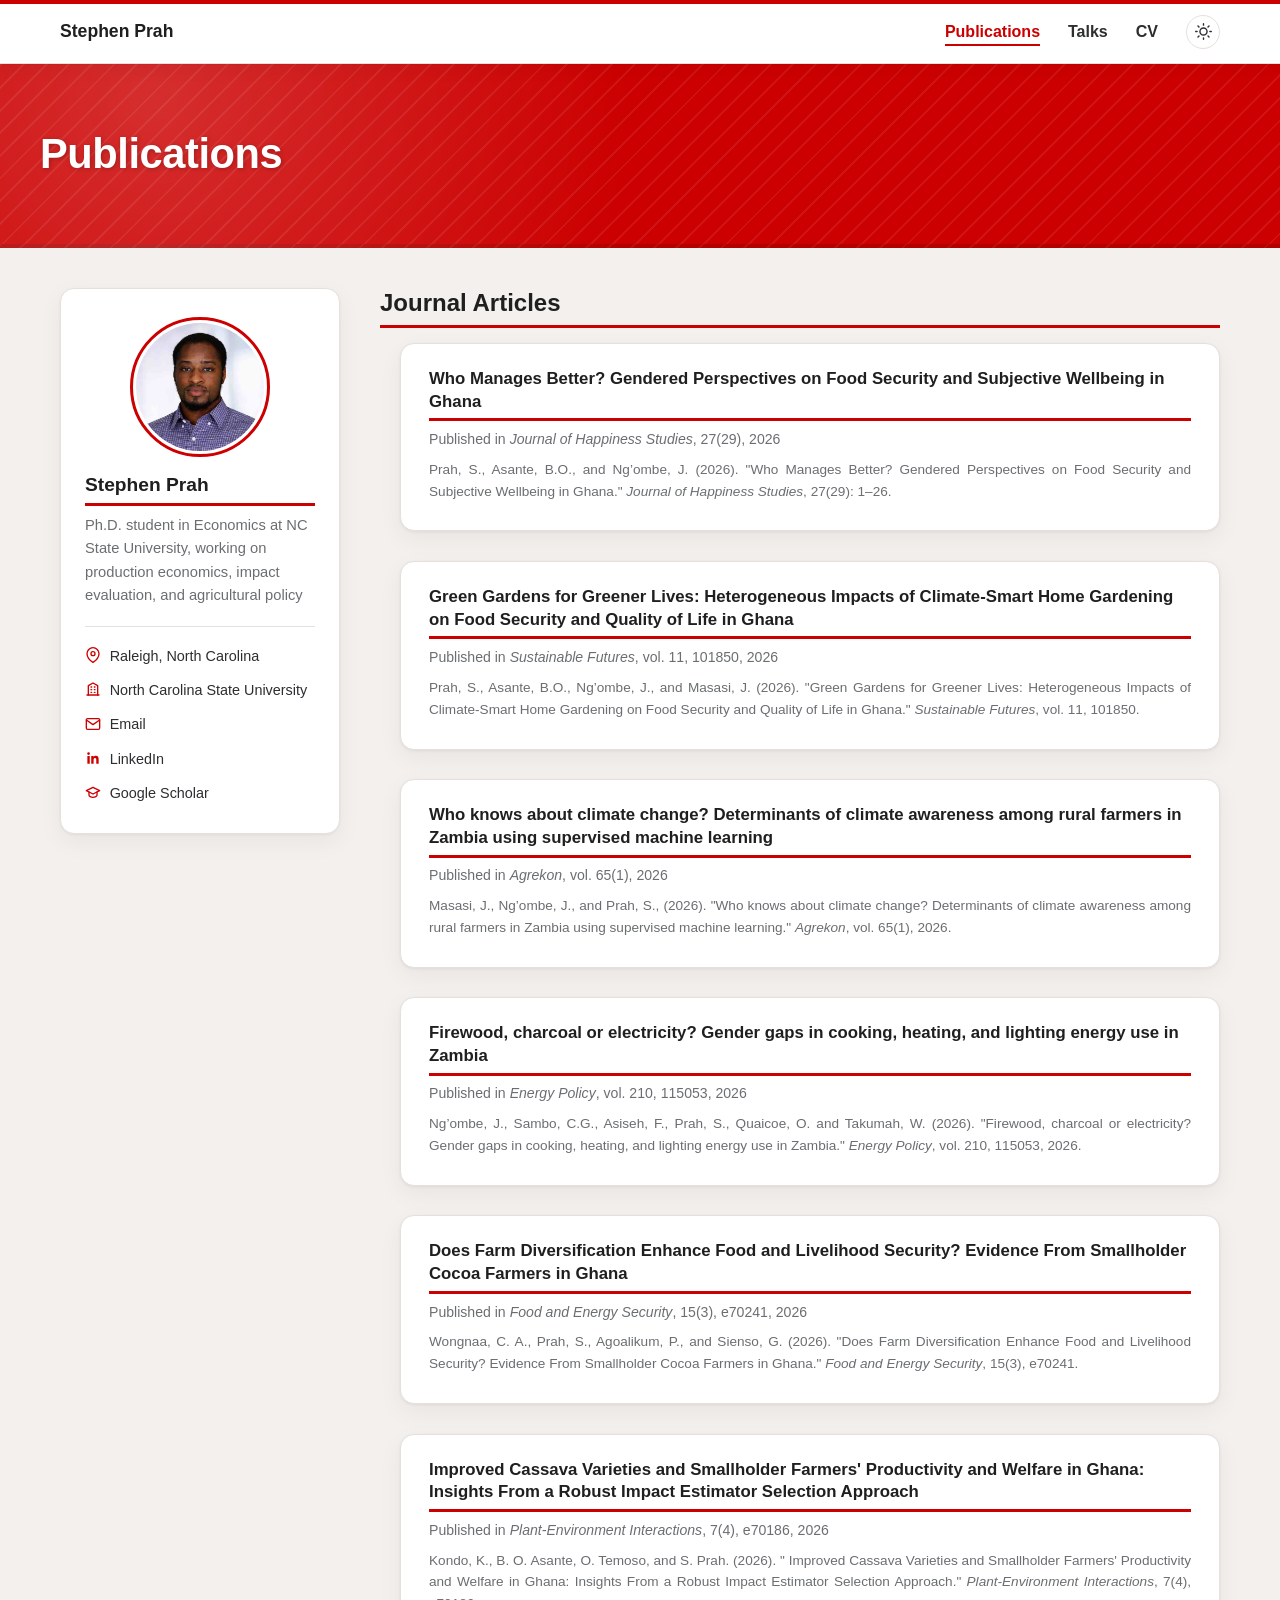
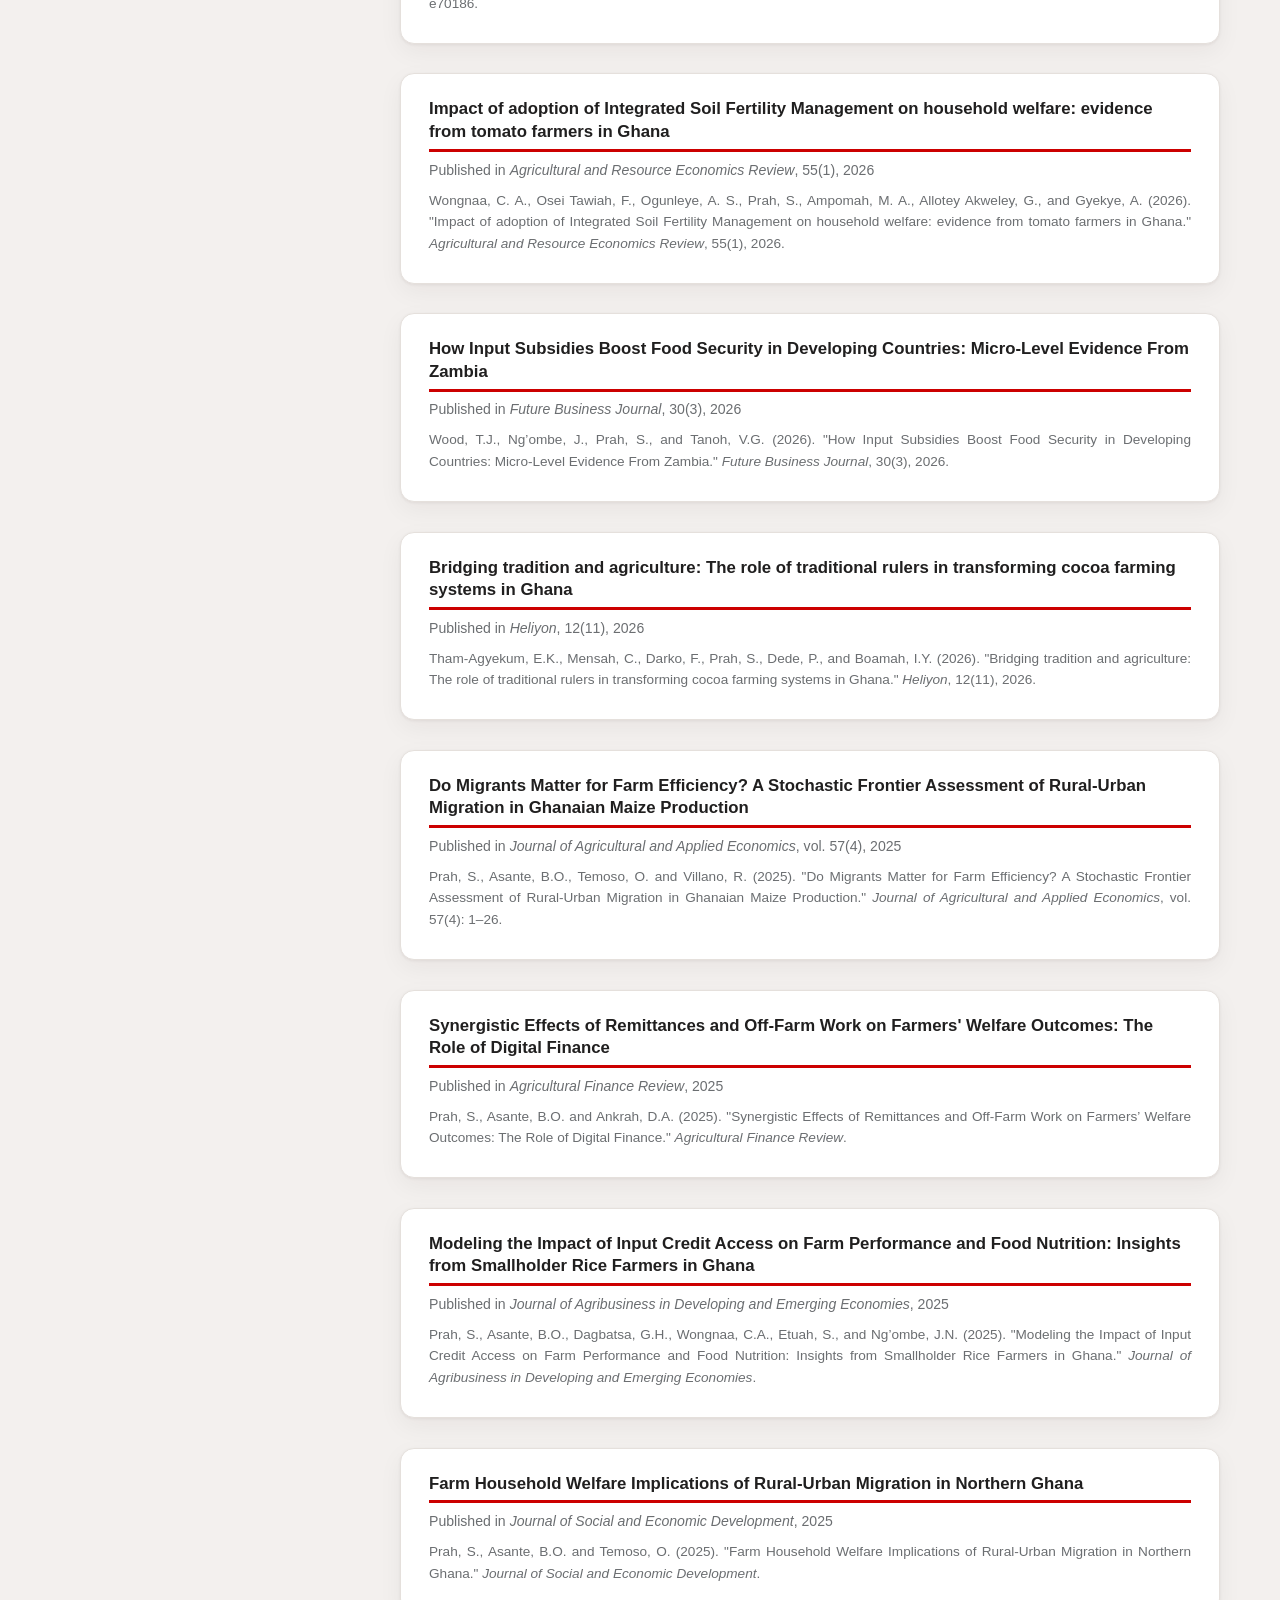
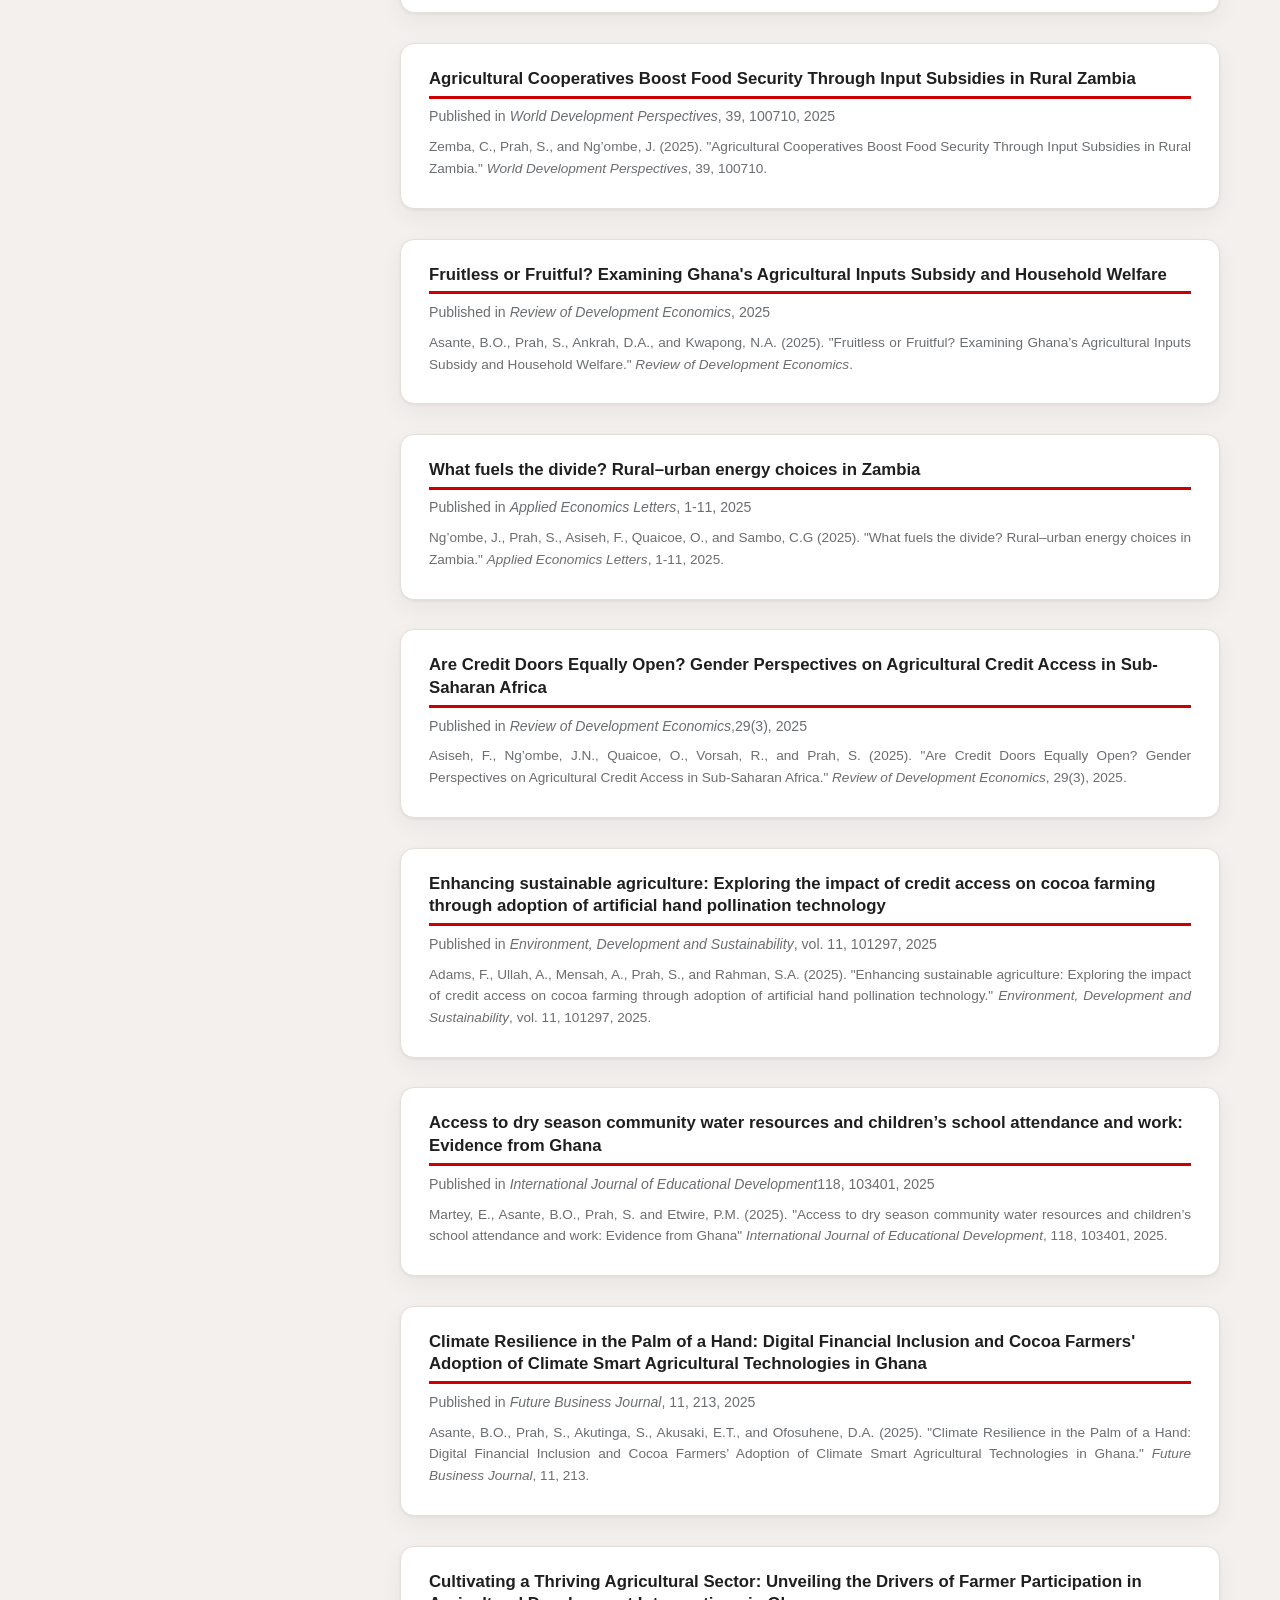
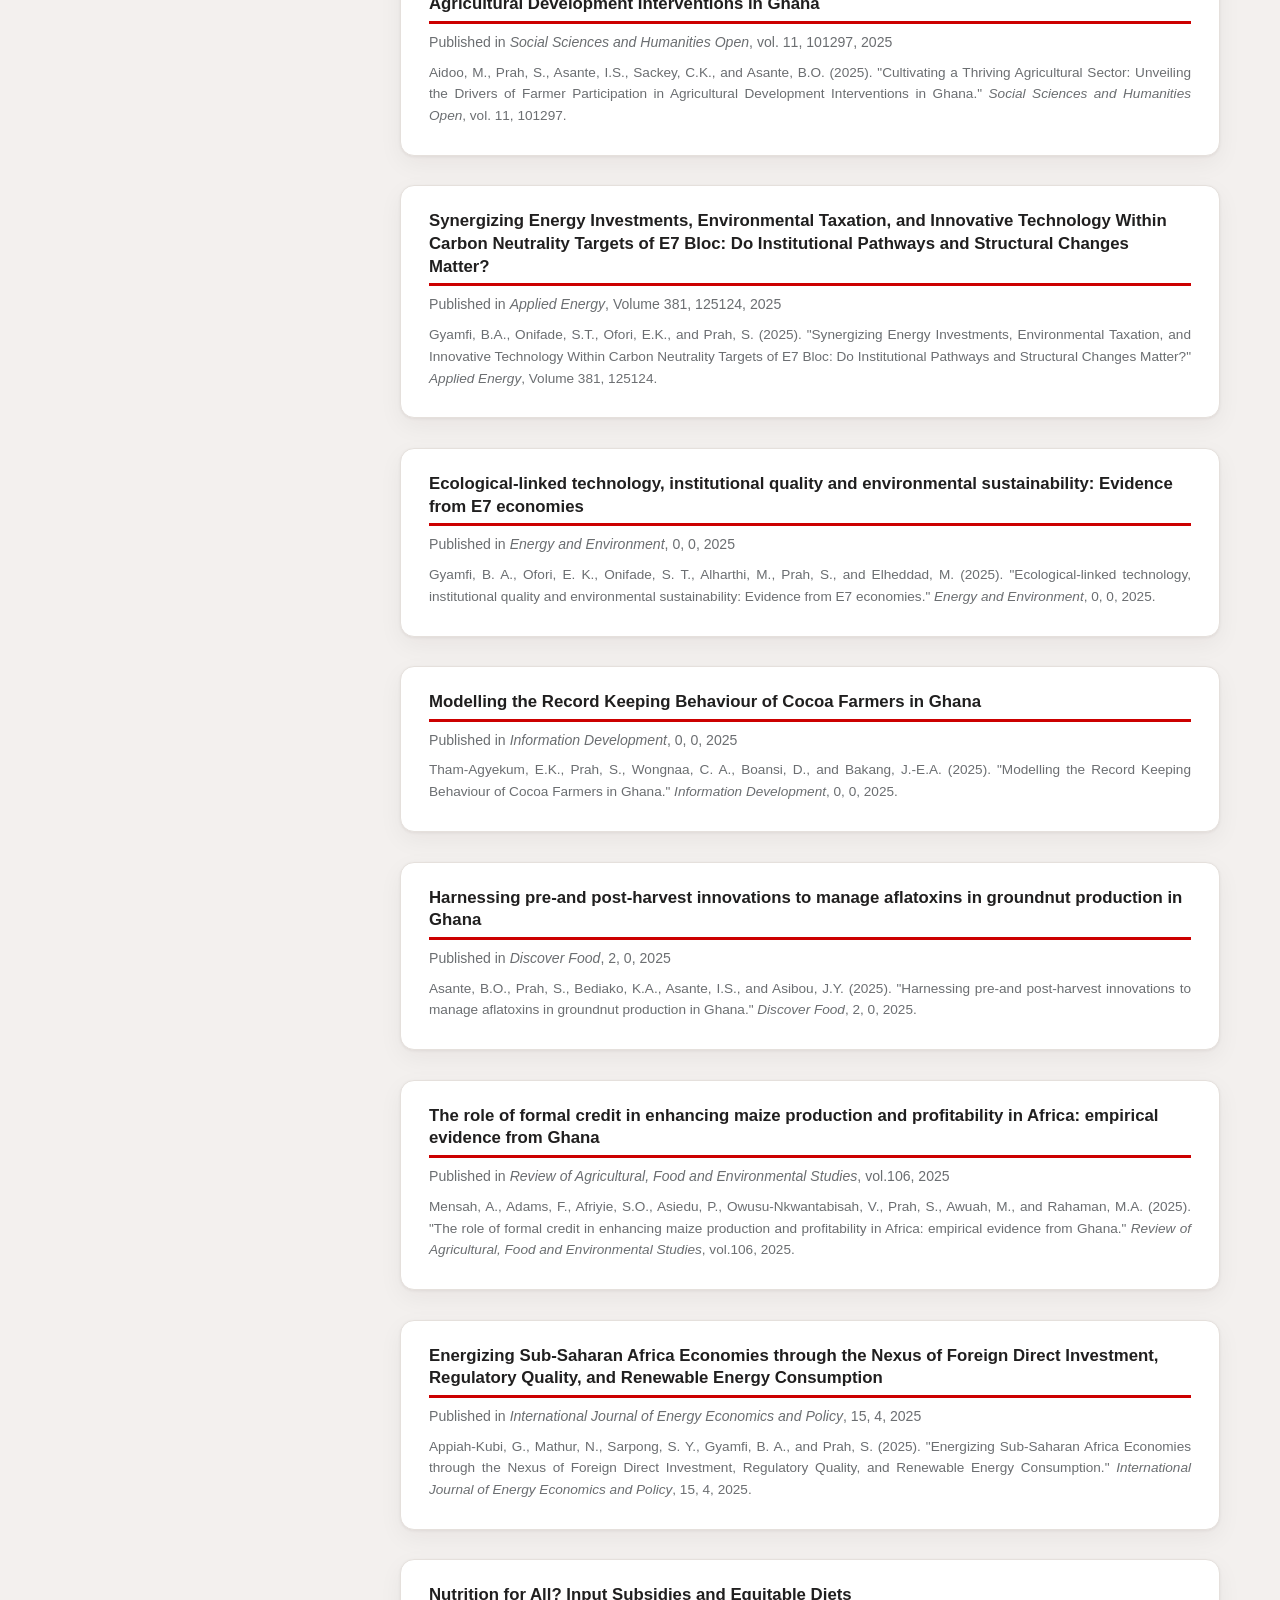
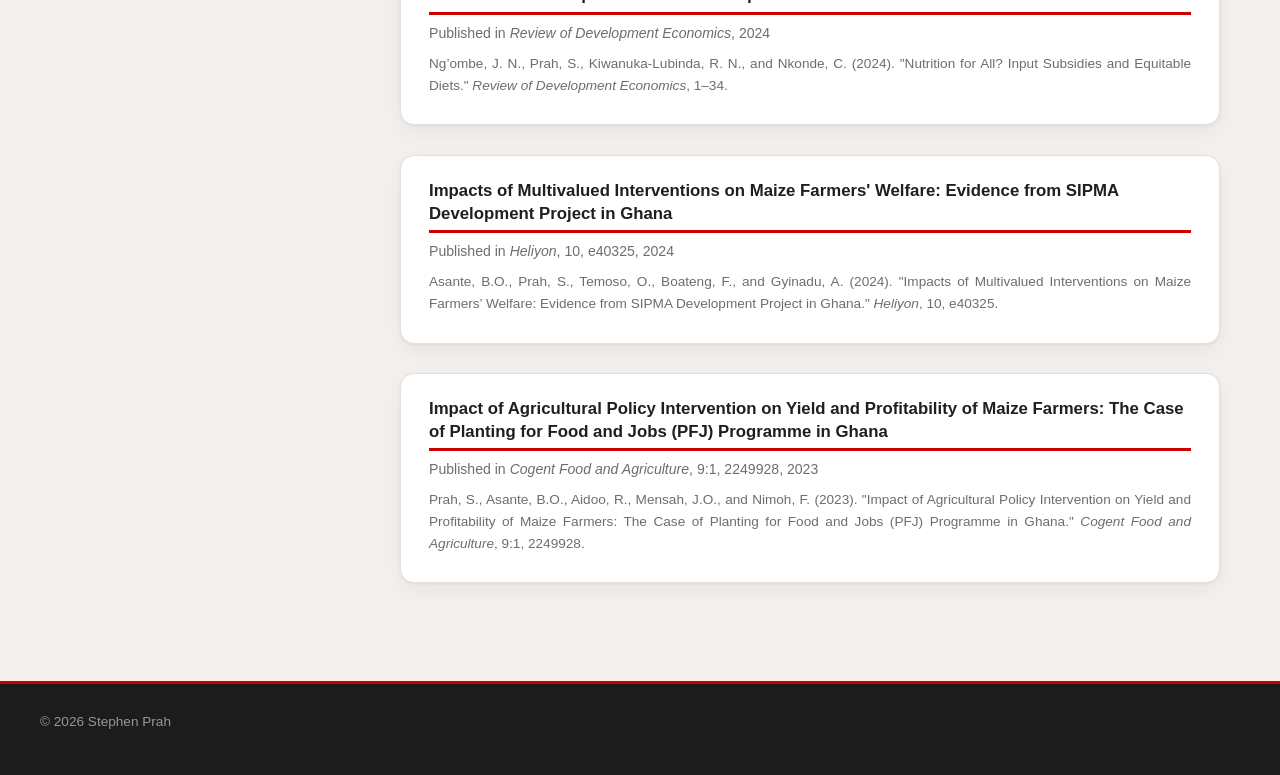
<file: publications.html>
<!doctype html>
<html lang="en">
<head>
<meta charset="utf-8">
<meta name="viewport" content="width=device-width, initial-scale=1">
<title>Publications | Stephen Prah</title>
<meta name="description" content="Selected publications by Stephen Prah">
<link rel="icon" type="image/svg+xml" href="images/favicon.svg">
<link rel="icon" type="image/png" sizes="32x32" href="images/favicon-32x32.png">
<link rel="stylesheet" href="assets/css/style.css">
<script>
  (function(){var p=new URLSearchParams(location.search);var u=p.get("theme");var t=(u==="dark"||u==="light")?u:localStorage.getItem("theme");if(t==="dark"||t==="light"){document.documentElement.setAttribute("data-theme",t);try{localStorage.setItem("theme",t);}catch(e){}}})();
</script>
</head>
<body>

<header class="masthead">
  <div class="masthead__inner">
    <a class="site-title" href="index.html">Stephen Prah</a>
    <nav class="nav">
      <ul class="nav__links">
        <li><a href="publications.html" aria-current="page">Publications</a></li>
        <li><a href="talks.html">Talks</a></li>
        <li><a href="cv.html">CV</a></li>
      </ul>
      <button class="theme-toggle" type="button" aria-label="Toggle dark mode">
        <svg class="icon-sun" viewBox="0 0 24 24" fill="none" stroke="currentColor" stroke-width="2" stroke-linecap="round" stroke-linejoin="round"><circle cx="12" cy="12" r="5"></circle><path d="M12 1v2M12 21v2M4.22 4.22l1.42 1.42M18.36 18.36l1.42 1.42M1 12h2M21 12h2M4.22 19.78l1.42-1.42M18.36 5.64l1.42-1.42"></path></svg>
        <svg class="icon-moon" viewBox="0 0 24 24" fill="none" stroke="currentColor" stroke-width="2" stroke-linecap="round" stroke-linejoin="round"><path d="M21 12.79A9 9 0 1 1 11.21 3 7 7 0 0 0 21 12.79z"></path></svg>
      </button>
      <button class="nav-toggle" type="button" aria-label="Toggle navigation" aria-expanded="false">
        <svg viewBox="0 0 24 24" fill="none" stroke="currentColor" stroke-width="2" stroke-linecap="round" stroke-linejoin="round"><line x1="3" y1="6" x2="21" y2="6"></line><line x1="3" y1="12" x2="21" y2="12"></line><line x1="3" y1="18" x2="21" y2="18"></line></svg>
      </button>
    </nav>
  </div>
</header>

<section class="hero">
  <div class="hero__inner">
    <h1>Publications</h1>
  </div>
</section>

<div class="layout">
  <aside class="sidebar">
    <div class="sidebar__card">
      <img class="avatar" src="images/profile_steve.jpg" alt="Stephen Prah">
      <h2 class="sidebar__name">Stephen Prah</h2>
      <p class="sidebar__bio">Ph.D. student in Economics at NC State University, working on production economics, impact evaluation, and agricultural policy</p>
      <ul class="sidebar__meta">
        <li>
          <svg viewBox="0 0 24 24" fill="none" stroke="currentColor" stroke-width="2" stroke-linecap="round" stroke-linejoin="round"><path d="M21 10c0 7-9 13-9 13s-9-6-9-13a9 9 0 0 1 18 0z"></path><circle cx="12" cy="10" r="3"></circle></svg>
          Raleigh, North Carolina
        </li>
        <li>
          <svg viewBox="0 0 24 24" fill="none" stroke="currentColor" stroke-width="2" stroke-linecap="round" stroke-linejoin="round"><path d="M3 21h18"></path><path d="M5 21V7l7-4 7 4v14"></path><path d="M9 9h1"></path><path d="M14 9h1"></path><path d="M9 13h1"></path><path d="M14 13h1"></path><path d="M9 17h1"></path><path d="M14 17h1"></path></svg>
          North Carolina State University
        </li>
        <li>
          <svg viewBox="0 0 24 24" fill="none" stroke="currentColor" stroke-width="2" stroke-linecap="round" stroke-linejoin="round"><path d="M4 4h16c1.1 0 2 .9 2 2v12c0 1.1-.9 2-2 2H4c-1.1 0-2-.9-2-2V6c0-1.1.9-2 2-2z"></path><path d="M22 6l-10 7L2 6"></path></svg>
          <a href="mailto:sprah@ncsu.edu">Email</a>
        </li>
        <li>
          <svg viewBox="0 0 24 24" fill="currentColor"><path d="M20.45 20.45h-3.55v-5.57c0-1.33-.02-3.04-1.85-3.04-1.85 0-2.14 1.45-2.14 2.94v5.67H9.36V9h3.41v1.56h.05c.47-.9 1.64-1.85 3.38-1.85 3.6 0 4.27 2.37 4.27 5.46v6.28zM5.34 7.43a2.06 2.06 0 1 1 0-4.12 2.06 2.06 0 0 1 0 4.12zM7.12 20.45H3.56V9h3.56v11.45z"/></svg>
          <a href="https://www.linkedin.com/in/stephen-prah-012b90111/" target="_blank" rel="noopener">LinkedIn</a>
        </li>
        <li>
          <svg viewBox="0 0 24 24" fill="none" stroke="currentColor" stroke-width="2" stroke-linecap="round" stroke-linejoin="round"><path d="M22 10L12 5 2 10l10 5 10-5z"></path><path d="M6 12v5c0 1.1 2.7 3 6 3s6-1.9 6-3v-5"></path></svg>
          <a href="https://scholar.google.com/citations?user=n-KJmvEAAAAJ&hl=id" target="_blank" rel="noopener">Google Scholar</a>
        </li>
      </ul>
    </div>
  </aside>

  <main class="content">
    <h2>Journal Articles</h2>
    <ul class="entry-list">

     
      <li class="entry-card">
        <h3>Who Manages Better? Gendered Perspectives on Food Security and Subjective Wellbeing in Ghana</h3>
        <p class="entry-venue">Published in <i>Journal of Happiness Studies</i>, 27(29), 2026</p>
        <p class="entry-citation">Prah, S., Asante, B.O., and Ng’ombe, J. (2026). &quot;Who Manages Better? Gendered Perspectives on Food Security and Subjective Wellbeing in Ghana.&quot; <i>Journal of Happiness Studies</i>, 27(29): 1&ndash;26.</p>
      </li>

      <li class="entry-card">
        <h3>Green Gardens for Greener Lives: Heterogeneous Impacts of Climate-Smart Home Gardening on Food Security and Quality of Life in Ghana</h3>
        <p class="entry-venue">Published in <i>Sustainable Futures</i>, vol. 11, 101850, 2026</p>
        <p class="entry-citation">Prah, S., Asante, B.O., Ng’ombe, J., and Masasi, J. (2026). &quot;Green Gardens for Greener Lives: Heterogeneous Impacts of Climate-Smart Home Gardening on Food Security and Quality of Life in Ghana.&quot; <i>Sustainable Futures</i>, vol. 11, 101850.</p>
      </li>

      <li class="entry-card">
        <h3>Who knows about climate change? Determinants of climate awareness among rural farmers in Zambia using supervised machine learning</h3>
        <p class="entry-venue">Published in <i>Agrekon</i>, vol. 65(1), 2026</p>
        <p class="entry-citation">Masasi, J., Ng’ombe, J., and Prah, S., (2026). &quot;Who knows about climate change? Determinants of climate awareness among rural farmers in Zambia using supervised machine learning.&quot; <i>Agrekon</i>, vol. 65(1), 2026.</p>
      </li>

      <li class="entry-card">
        <h3>Firewood, charcoal or electricity? Gender gaps in cooking, heating, and lighting energy use in Zambia</h3>
        <p class="entry-venue">Published in <i>Energy Policy</i>, vol. 210, 115053, 2026</p>
        <p class="entry-citation">Ng’ombe, J., Sambo, C.G., Asiseh, F., Prah, S., Quaicoe, O. and Takumah, W. (2026). &quot;Firewood, charcoal or electricity? Gender gaps in cooking, heating, and lighting energy use in Zambia.&quot; <i>Energy Policy</i>, vol. 210, 115053, 2026.</p>
      </li>

      <li class="entry-card">
        <h3>Does Farm Diversification Enhance Food and Livelihood Security? Evidence From Smallholder Cocoa Farmers in Ghana</h3>
        <p class="entry-venue">Published in <i>Food and Energy Security</i>, 15(3), e70241, 2026</p>
        <p class="entry-citation">Wongnaa, C. A., Prah, S., Agoalikum, P., and Sienso, G. (2026). &quot;Does Farm Diversification Enhance Food and Livelihood Security? Evidence From Smallholder Cocoa Farmers in Ghana.&quot; <i>Food and Energy Security</i>, 15(3), e70241.</p>
      </li>

       <li class="entry-card">
        <h3>Improved Cassava Varieties and Smallholder Farmers' Productivity and Welfare in Ghana: Insights From a Robust Impact Estimator Selection Approach</h3>
        <p class="entry-venue">Published in <i>Plant-Environment Interactions</i>, 7(4), e70186, 2026</p>
        <p class="entry-citation">Kondo, K., B. O. Asante, O. Temoso, and S. Prah. (2026). &quot; Improved Cassava Varieties and Smallholder Farmers' Productivity and Welfare in Ghana: Insights From a Robust Impact Estimator Selection Approach.&quot; <i>Plant-Environment Interactions</i>, 7(4), e70186.</p>
      </li>

      <li class="entry-card">
        <h3>Impact of adoption of Integrated Soil Fertility Management on household welfare: evidence from tomato farmers in Ghana</h3>
        <p class="entry-venue">Published in <i>Agricultural and Resource Economics Review</i>, 55(1), 2026</p>
        <p class="entry-citation">Wongnaa, C. A., Osei Tawiah, F., Ogunleye, A. S., Prah, S., Ampomah, M. A., Allotey Akweley, G., and Gyekye, A. (2026). &quot;Impact of adoption of Integrated Soil Fertility Management on household welfare: evidence from tomato farmers in Ghana.&quot; <i>Agricultural and Resource Economics Review</i>, 55(1), 2026.</p>
      </li>

       <li class="entry-card">
        <h3>How Input Subsidies Boost Food Security in Developing Countries: Micro-Level Evidence From Zambia</h3>
        <p class="entry-venue">Published in <i>Future Business Journal</i>, 30(3), 2026</p>
        <p class="entry-citation">Wood, T.J., Ng’ombe, J., Prah, S., and Tanoh, V.G. (2026). &quot;How Input Subsidies Boost Food Security in Developing Countries: Micro-Level Evidence From Zambia.&quot; <i>Future Business Journal</i>, 30(3), 2026.</p>
      </li>
      
      <li class="entry-card">
        <h3>Bridging tradition and agriculture: The role of traditional rulers in transforming cocoa farming systems in Ghana</h3>
        <p class="entry-venue">Published in <i>Heliyon</i>, 12(11), 2026</p>
        <p class="entry-citation">Tham-Agyekum, E.K., Mensah, C., Darko, F., Prah, S., Dede, P., and Boamah, I.Y. (2026). &quot;Bridging tradition and agriculture: The role of traditional rulers in transforming cocoa farming systems in Ghana.&quot; <i>Heliyon</i>, 12(11), 2026.</p>
      </li>

      <li class="entry-card">
        <h3>Do Migrants Matter for Farm Efficiency? A Stochastic Frontier Assessment of Rural-Urban Migration in Ghanaian Maize Production</h3>
        <p class="entry-venue">Published in <i>Journal of Agricultural and Applied Economics</i>, vol. 57(4), 2025</p>
        <p class="entry-citation">Prah, S., Asante, B.O., Temoso, O. and Villano, R. (2025). &quot;Do Migrants Matter for Farm Efficiency? A Stochastic Frontier Assessment of Rural-Urban Migration in Ghanaian Maize Production.&quot; <i>Journal of Agricultural and Applied Economics</i>, vol. 57(4): 1&ndash;26.</p>
      </li>

      <li class="entry-card">
        <h3>Synergistic Effects of Remittances and Off-Farm Work on Farmers' Welfare Outcomes: The Role of Digital Finance</h3>
        <p class="entry-venue">Published in <i>Agricultural Finance Review</i>, 2025</p>
        <p class="entry-citation">Prah, S., Asante, B.O. and Ankrah, D.A. (2025). &quot;Synergistic Effects of Remittances and Off-Farm Work on Farmers&rsquo; Welfare Outcomes: The Role of Digital Finance.&quot; <i>Agricultural Finance Review</i>.</p>
      </li>

      <li class="entry-card">
        <h3>Modeling the Impact of Input Credit Access on Farm Performance and Food Nutrition: Insights from Smallholder Rice Farmers in Ghana</h3>
        <p class="entry-venue">Published in <i>Journal of Agribusiness in Developing and Emerging Economies</i>, 2025</p>
        <p class="entry-citation">Prah, S., Asante, B.O., Dagbatsa, G.H., Wongnaa, C.A., Etuah, S., and Ng’ombe, J.N. (2025). &quot;Modeling the Impact of Input Credit Access on Farm Performance and Food Nutrition: Insights from Smallholder Rice Farmers in Ghana.&quot; <i>Journal of Agribusiness in Developing and Emerging Economies</i>.</p>
      </li>

      <li class="entry-card">
        <h3>Farm Household Welfare Implications of Rural-Urban Migration in Northern Ghana</h3>
        <p class="entry-venue">Published in <i>Journal of Social and Economic Development</i>, 2025</p>
        <p class="entry-citation">Prah, S., Asante, B.O. and Temoso, O. (2025). &quot;Farm Household Welfare Implications of Rural-Urban Migration in Northern Ghana.&quot; <i>Journal of Social and Economic Development</i>.</p>
      </li>

      <li class="entry-card">
        <h3>Agricultural Cooperatives Boost Food Security Through Input Subsidies in Rural Zambia</h3>
        <p class="entry-venue">Published in <i>World Development Perspectives</i>, 39, 100710, 2025</p>
        <p class="entry-citation">Zemba, C., Prah, S., and Ng’ombe, J. (2025). &quot;Agricultural Cooperatives Boost Food Security Through Input Subsidies in Rural Zambia.&quot; <i>World Development Perspectives</i>, 39, 100710.</p>
      </li>

      <li class="entry-card">
        <h3>Fruitless or Fruitful? Examining Ghana's Agricultural Inputs Subsidy and Household Welfare</h3>
        <p class="entry-venue">Published in <i>Review of Development Economics</i>, 2025</p>
        <p class="entry-citation">Asante, B.O., Prah, S., Ankrah, D.A., and Kwapong, N.A. (2025). &quot;Fruitless or Fruitful? Examining Ghana&rsquo;s Agricultural Inputs Subsidy and Household Welfare.&quot; <i>Review of Development Economics</i>.</p>
      </li>

       <li class="entry-card">
        <h3>What fuels the divide? Rural–urban energy choices in Zambia</h3>
        <p class="entry-venue">Published in <i>Applied Economics Letters</i>, 1-11, 2025</p>
        <p class="entry-citation">Ng’ombe, J., Prah, S., Asiseh, F., Quaicoe, O., and Sambo, C.G (2025). &quot;What fuels the divide? Rural–urban energy choices in Zambia.&quot; <i>Applied Economics Letters</i>, 1-11,  2025.</p>
      </li>

       <li class="entry-card">
        <h3>Are Credit Doors Equally Open? Gender Perspectives on Agricultural Credit Access in Sub-Saharan Africa</h3>
        <p class="entry-venue">Published in <i>Review of Development Economics</i>,29(3), 2025</p>
        <p class="entry-citation">Asiseh, F., Ng’ombe, J.N., Quaicoe, O., Vorsah, R., and Prah, S. (2025). &quot;Are Credit Doors Equally Open? Gender Perspectives on Agricultural Credit Access in Sub-Saharan Africa.&quot; <i>Review of Development Economics</i>, 29(3), 2025.</p>
      </li>

      <li class="entry-card">
        <h3>Enhancing sustainable agriculture: Exploring the impact of credit access on cocoa farming through adoption of artificial hand pollination technology</h3>
        <p class="entry-venue">Published in <i>Environment, Development and Sustainability</i>, vol. 11, 101297, 2025</p>
        <p class="entry-citation">Adams, F., Ullah, A., Mensah, A., Prah, S., and Rahman, S.A. (2025). &quot;Enhancing sustainable agriculture: Exploring the impact of credit access on cocoa farming through adoption of artificial hand pollination technology.&quot; <i>Environment, Development and Sustainability</i>, vol. 11, 101297, 2025.</p>
      </li>

       <li class="entry-card">
        <h3> Access to dry season community water resources and children’s school attendance and work: Evidence from Ghana</h3>
        <p class="entry-venue">Published in <i> International Journal of Educational Development</i>118, 103401, 2025</p>
        <p class="entry-citation">Martey, E., Asante, B.O., Prah, S. and Etwire, P.M. (2025). &quot;Access to dry season community water resources and children’s school attendance and work: Evidence from Ghana&quot; <i>International Journal of Educational Development</i>, 118, 103401, 2025.</p>
      </li>

      <li class="entry-card">
        <h3>Climate Resilience in the Palm of a Hand: Digital Financial Inclusion and Cocoa Farmers' Adoption of Climate Smart Agricultural Technologies in Ghana</h3>
        <p class="entry-venue">Published in <i>Future Business Journal</i>, 11, 213, 2025</p>
        <p class="entry-citation">Asante, B.O., Prah, S., Akutinga, S., Akusaki, E.T., and Ofosuhene, D.A. (2025). &quot;Climate Resilience in the Palm of a Hand: Digital Financial Inclusion and Cocoa Farmers&rsquo; Adoption of Climate Smart Agricultural Technologies in Ghana.&quot; <i>Future Business Journal</i>, 11, 213.</p>
      </li>

      <li class="entry-card">
        <h3>Cultivating a Thriving Agricultural Sector: Unveiling the Drivers of Farmer Participation in Agricultural Development Interventions in Ghana</h3>
        <p class="entry-venue">Published in <i>Social Sciences and Humanities Open</i>, vol. 11, 101297, 2025</p>
        <p class="entry-citation">Aidoo, M., Prah, S., Asante, I.S., Sackey, C.K., and Asante, B.O. (2025). &quot;Cultivating a Thriving Agricultural Sector: Unveiling the Drivers of Farmer Participation in Agricultural Development Interventions in Ghana.&quot; <i>Social Sciences and Humanities Open</i>, vol. 11, 101297.</p>
      </li>

      <li class="entry-card">
        <h3>Synergizing Energy Investments, Environmental Taxation, and Innovative Technology Within Carbon Neutrality Targets of E7 Bloc: Do Institutional Pathways and Structural Changes Matter?</h3>
        <p class="entry-venue">Published in <i>Applied Energy</i>, Volume 381, 125124, 2025</p>
        <p class="entry-citation">Gyamfi, B.A., Onifade, S.T., Ofori, E.K., and Prah, S. (2025). &quot;Synergizing Energy Investments, Environmental Taxation, and Innovative Technology Within Carbon Neutrality Targets of E7 Bloc: Do Institutional Pathways and Structural Changes Matter?&quot; <i>Applied Energy</i>, Volume 381, 125124.</p>
      </li>

      <li class="entry-card">
        <h3>Ecological-linked technology, institutional quality and environmental sustainability: Evidence from E7 economies</h3>
        <p class="entry-venue">Published in <i>Energy and Environment</i>, 0, 0, 2025</p>
        <p class="entry-citation">Gyamfi, B. A., Ofori, E. K., Onifade, S. T., Alharthi, M., Prah, S., and Elheddad, M. (2025). &quot;Ecological-linked technology, institutional quality and environmental sustainability: Evidence from E7 economies.&quot; <i>Energy and Environment</i>, 0, 0, 2025.</p>
      </li>

      <li class="entry-card">
        <h3>Modelling the Record Keeping Behaviour of Cocoa Farmers in Ghana</h3>
        <p class="entry-venue">Published in <i>Information Development</i>, 0, 0, 2025</p>
        <p class="entry-citation">Tham-Agyekum, E.K., Prah, S., Wongnaa, C. A., Boansi, D., and Bakang, J.-E.A. (2025). &quot;Modelling the Record Keeping Behaviour of Cocoa Farmers in Ghana.&quot; <i>Information Development</i>, 0, 0, 2025.</p>
      </li>

       <li class="entry-card">
        <h3>Harnessing pre-and post-harvest innovations to manage aflatoxins in groundnut production in Ghana</h3>
        <p class="entry-venue">Published in <i>Discover Food</i>, 2, 0, 2025</p>
        <p class="entry-citation">Asante, B.O., Prah, S., Bediako, K.A., Asante, I.S., and Asibou, J.Y. (2025). &quot;Harnessing pre-and post-harvest innovations to manage aflatoxins in groundnut production in Ghana.&quot; <i>Discover Food</i>, 2, 0, 2025.</p>
      </li>

       <li class="entry-card">
        <h3>The role of formal credit in enhancing maize production and profitability in Africa: empirical evidence from Ghana</h3>
        <p class="entry-venue">Published in <i>Review of Agricultural, Food and Environmental Studies</i>, vol.106, 2025</p>
        <p class="entry-citation">Mensah, A., Adams, F., Afriyie, S.O., Asiedu, P., Owusu-Nkwantabisah, V., Prah, S., Awuah, M., and Rahaman, M.A. (2025). &quot;The role of formal credit in enhancing maize production and profitability in Africa: empirical evidence from Ghana.&quot; <i>Review of Agricultural, Food and Environmental Studies</i>, vol.106, 2025.</p>
      </li>

      <li class="entry-card">
        <h3>Energizing Sub-Saharan Africa Economies through the Nexus of Foreign Direct Investment, Regulatory Quality, and Renewable Energy Consumption</h3>
        <p class="entry-venue">Published in <i>International Journal of Energy Economics and Policy</i>, 15, 4, 2025</p>
        <p class="entry-citation">Appiah-Kubi, G., Mathur, N., Sarpong, S. Y., Gyamfi, B. A., and Prah, S. (2025). &quot;Energizing Sub-Saharan Africa Economies through the Nexus of Foreign Direct Investment, Regulatory Quality, and Renewable Energy Consumption.&quot; <i>International Journal of Energy Economics and Policy</i>, 15, 4, 2025.</p>
      </li>

      <li class="entry-card">
        <h3>Nutrition for All? Input Subsidies and Equitable Diets</h3>
        <p class="entry-venue">Published in <i>Review of Development Economics</i>, 2024</p>
        <p class="entry-citation">Ng’ombe, J. N., Prah, S., Kiwanuka-Lubinda, R. N., and Nkonde, C. (2024). &quot;Nutrition for All? Input Subsidies and Equitable Diets.&quot; <i>Review of Development Economics</i>, 1&ndash;34.</p>
      </li>

      <li class="entry-card">
        <h3>Impacts of Multivalued Interventions on Maize Farmers' Welfare: Evidence from SIPMA Development Project in Ghana</h3>
        <p class="entry-venue">Published in <i>Heliyon</i>, 10, e40325, 2024</p>
        <p class="entry-citation">Asante, B.O., Prah, S., Temoso, O., Boateng, F., and Gyinadu, A. (2024). &quot;Impacts of Multivalued Interventions on Maize Farmers&rsquo; Welfare: Evidence from SIPMA Development Project in Ghana.&quot; <i>Heliyon</i>, 10, e40325.</p>
      </li>

      <li class="entry-card">
        <h3>Impact of Agricultural Policy Intervention on Yield and Profitability of Maize Farmers: The Case of Planting for Food and Jobs (PFJ) Programme in Ghana</h3>
        <p class="entry-venue">Published in <i>Cogent Food and Agriculture</i>, 9:1, 2249928, 2023</p>
        <p class="entry-citation">Prah, S., Asante, B.O., Aidoo, R., Mensah, J.O., and Nimoh, F. (2023). &quot;Impact of Agricultural Policy Intervention on Yield and Profitability of Maize Farmers: The Case of Planting for Food and Jobs (PFJ) Programme in Ghana.&quot; <i>Cogent Food and Agriculture</i>, 9:1, 2249928.</p>
      </li>

    </ul>
  </main>
</div>

<footer class="site-footer">
  <div class="site-footer__inner">
    <p>&copy; 2026 Stephen Prah</p>
  </div>
</footer>

<script src="assets/js/main.js"></script>
</body>
</html>
</file>
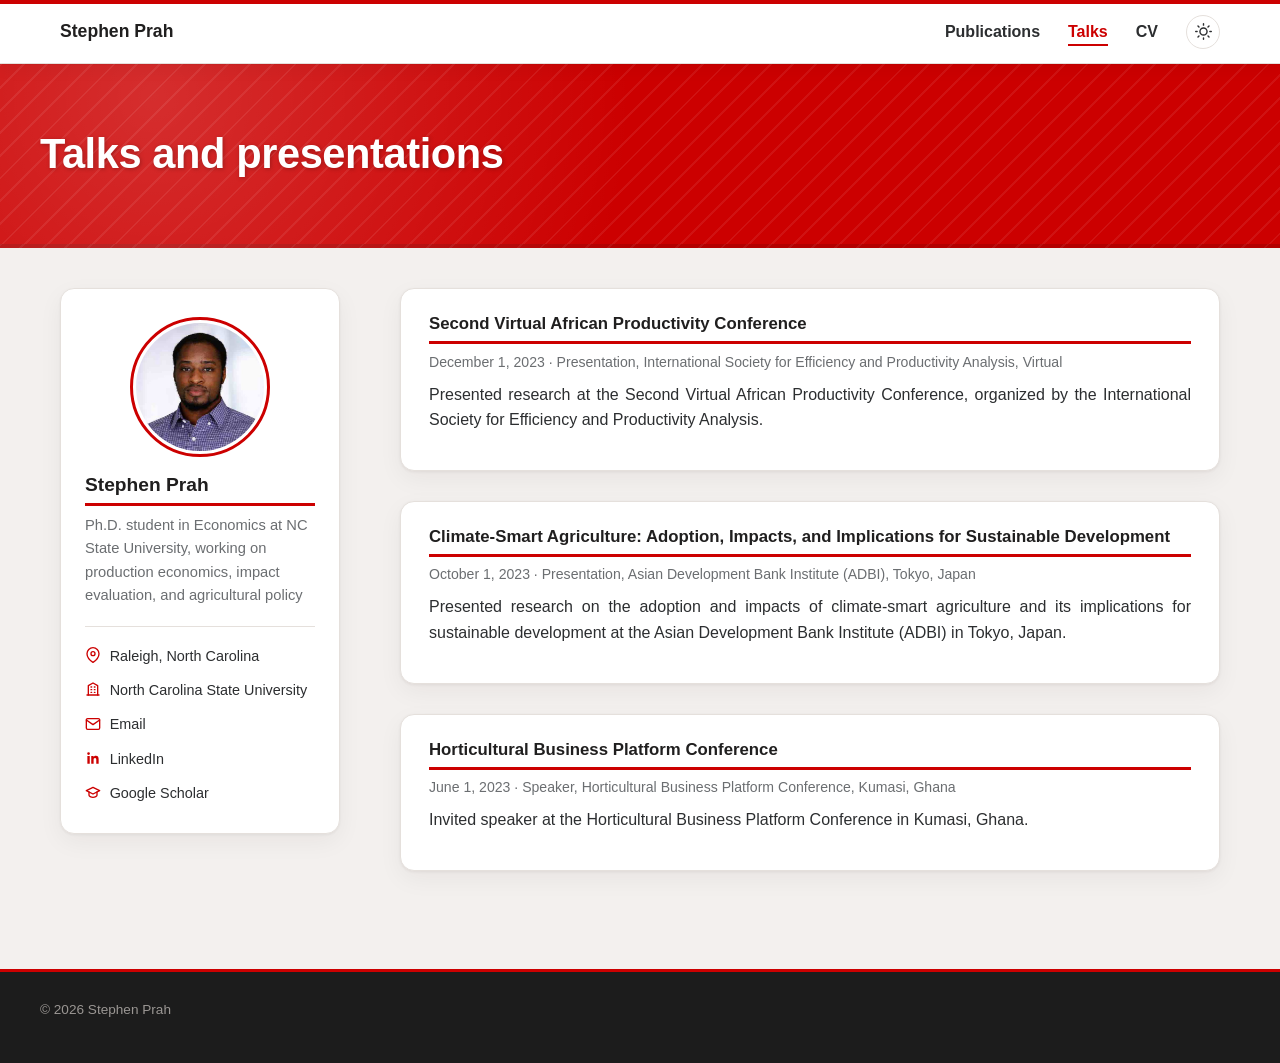
<file: talks.html>
<!doctype html>
<html lang="en">
<head>
<meta charset="utf-8">
<meta name="viewport" content="width=device-width, initial-scale=1">
<title>Talks and presentations | Stephen Prah</title>
<meta name="description" content="Talks and presentations by Stephen Prah">
<link rel="icon" type="image/svg+xml" href="images/favicon.svg">
<link rel="icon" type="image/png" sizes="32x32" href="images/favicon-32x32.png">
<link rel="stylesheet" href="assets/css/style.css">
<script>
  (function(){var p=new URLSearchParams(location.search);var u=p.get("theme");var t=(u==="dark"||u==="light")?u:localStorage.getItem("theme");if(t==="dark"||t==="light"){document.documentElement.setAttribute("data-theme",t);try{localStorage.setItem("theme",t);}catch(e){}}})();
</script>
</head>
<body>

<header class="masthead">
  <div class="masthead__inner">
    <a class="site-title" href="index.html">Stephen Prah</a>
    <nav class="nav">
      <ul class="nav__links">
        <li><a href="publications.html">Publications</a></li>
        <li><a href="talks.html" aria-current="page">Talks</a></li>
        <li><a href="cv.html">CV</a></li>
      </ul>
      <button class="theme-toggle" type="button" aria-label="Toggle dark mode">
        <svg class="icon-sun" viewBox="0 0 24 24" fill="none" stroke="currentColor" stroke-width="2" stroke-linecap="round" stroke-linejoin="round"><circle cx="12" cy="12" r="5"></circle><path d="M12 1v2M12 21v2M4.22 4.22l1.42 1.42M18.36 18.36l1.42 1.42M1 12h2M21 12h2M4.22 19.78l1.42-1.42M18.36 5.64l1.42-1.42"></path></svg>
        <svg class="icon-moon" viewBox="0 0 24 24" fill="none" stroke="currentColor" stroke-width="2" stroke-linecap="round" stroke-linejoin="round"><path d="M21 12.79A9 9 0 1 1 11.21 3 7 7 0 0 0 21 12.79z"></path></svg>
      </button>
      <button class="nav-toggle" type="button" aria-label="Toggle navigation" aria-expanded="false">
        <svg viewBox="0 0 24 24" fill="none" stroke="currentColor" stroke-width="2" stroke-linecap="round" stroke-linejoin="round"><line x1="3" y1="6" x2="21" y2="6"></line><line x1="3" y1="12" x2="21" y2="12"></line><line x1="3" y1="18" x2="21" y2="18"></line></svg>
      </button>
    </nav>
  </div>
</header>

<section class="hero">
  <div class="hero__inner">
    <h1>Talks and presentations</h1>
  </div>
</section>

<div class="layout">
  <aside class="sidebar">
    <div class="sidebar__card">
      <img class="avatar" src="images/profile_steve.jpg" alt="Stephen Prah">
      <h2 class="sidebar__name">Stephen Prah</h2>
      <p class="sidebar__bio">Ph.D. student in Economics at NC State University, working on production economics, impact evaluation, and agricultural policy</p>
      <ul class="sidebar__meta">
        <li>
          <svg viewBox="0 0 24 24" fill="none" stroke="currentColor" stroke-width="2" stroke-linecap="round" stroke-linejoin="round"><path d="M21 10c0 7-9 13-9 13s-9-6-9-13a9 9 0 0 1 18 0z"></path><circle cx="12" cy="10" r="3"></circle></svg>
          Raleigh, North Carolina
        </li>
        <li>
          <svg viewBox="0 0 24 24" fill="none" stroke="currentColor" stroke-width="2" stroke-linecap="round" stroke-linejoin="round"><path d="M3 21h18"></path><path d="M5 21V7l7-4 7 4v14"></path><path d="M9 9h1"></path><path d="M14 9h1"></path><path d="M9 13h1"></path><path d="M14 13h1"></path><path d="M9 17h1"></path><path d="M14 17h1"></path></svg>
          North Carolina State University
        </li>
        <li>
          <svg viewBox="0 0 24 24" fill="none" stroke="currentColor" stroke-width="2" stroke-linecap="round" stroke-linejoin="round"><path d="M4 4h16c1.1 0 2 .9 2 2v12c0 1.1-.9 2-2 2H4c-1.1 0-2-.9-2-2V6c0-1.1.9-2 2-2z"></path><path d="M22 6l-10 7L2 6"></path></svg>
          <a href="mailto:sprah@ncsu.edu">Email</a>
        </li>
        <li>
          <svg viewBox="0 0 24 24" fill="currentColor"><path d="M20.45 20.45h-3.55v-5.57c0-1.33-.02-3.04-1.85-3.04-1.85 0-2.14 1.45-2.14 2.94v5.67H9.36V9h3.41v1.56h.05c.47-.9 1.64-1.85 3.38-1.85 3.6 0 4.27 2.37 4.27 5.46v6.28zM5.34 7.43a2.06 2.06 0 1 1 0-4.12 2.06 2.06 0 0 1 0 4.12zM7.12 20.45H3.56V9h3.56v11.45z"/></svg>
          <a href="https://www.linkedin.com/in/stephen-prah-012b90111/" target="_blank" rel="noopener">LinkedIn</a>
        </li>
        <li>
          <svg viewBox="0 0 24 24" fill="none" stroke="currentColor" stroke-width="2" stroke-linecap="round" stroke-linejoin="round"><path d="M22 10L12 5 2 10l10 5 10-5z"></path><path d="M6 12v5c0 1.1 2.7 3 6 3s6-1.9 6-3v-5"></path></svg>
          <a href="https://scholar.google.com/citations?user=n-KJmvEAAAAJ&hl=id" target="_blank" rel="noopener">Google Scholar</a>
        </li>
      </ul>
    </div>
  </aside>

  <main class="content">
    <ul class="entry-list">

      <li class="entry-card">
        <h3>Second Virtual African Productivity Conference</h3>
        <p class="entry-venue">December 1, 2023 &middot; Presentation, International Society for Efficiency and Productivity Analysis, Virtual</p>
        <p class="entry-excerpt">Presented research at the Second Virtual African Productivity Conference, organized by the International Society for Efficiency and Productivity Analysis.</p>
      </li>

      <li class="entry-card">
        <h3>Climate-Smart Agriculture: Adoption, Impacts, and Implications for Sustainable Development</h3>
        <p class="entry-venue">October 1, 2023 &middot; Presentation, Asian Development Bank Institute (ADBI), Tokyo, Japan</p>
        <p class="entry-excerpt">Presented research on the adoption and impacts of climate-smart agriculture and its implications for sustainable development at the Asian Development Bank Institute (ADBI) in Tokyo, Japan.</p>
      </li>

      <li class="entry-card">
        <h3>Horticultural Business Platform Conference</h3>
        <p class="entry-venue">June 1, 2023 &middot; Speaker, Horticultural Business Platform Conference, Kumasi, Ghana</p>
        <p class="entry-excerpt">Invited speaker at the Horticultural Business Platform Conference in Kumasi, Ghana.</p>
      </li>

    </ul>
  </main>
</div>

<footer class="site-footer">
  <div class="site-footer__inner">
    <p>&copy; 2026 Stephen Prah</p>
  </div>
</footer>

<script src="assets/js/main.js"></script>
</body>
</html>
</file>
<file: assets/css/style.css>
/* ==========================================================================
   Stephen Prah — personal site
   Design system: NC State red brand, tinted canvas + elevated white cards,
   textured hero bands, pill tags. Plain CSS, no build step, light/dark mode
   via [data-theme] with a localStorage-backed toggle (falls back to the
   OS preference on first visit).
   ========================================================================== */

/* -----------------------------------------------------------------------
   Tokens
   ----------------------------------------------------------------------- */
:root {
  --red: #cc0000;
  --red-hover: #a30000;
  --red-tint: rgba(204, 0, 0, 0.08);
  --red-border-tint: rgba(204, 0, 0, 0.28);

  --canvas: #f3f0ee;
  --card-bg: #ffffff;
  --card-border: #e5e0dc;
  --card-shadow: 0 1px 3px rgba(31, 25, 22, 0.06), 0 8px 24px rgba(31, 25, 22, 0.05);
  --card-shadow-hover: 0 4px 10px rgba(31, 25, 22, 0.1), 0 14px 32px rgba(31, 25, 22, 0.08);

  --text: #2c2e30;
  --text-light: #6b6e71;
  --heading: #201f1f;

  --masthead-bg: #ffffff;
  --masthead-border: #e5e0dc;

  --footer-bg: #1c1c1c;
  --footer-text: #d8d5d2;
  --footer-text-muted: #9a9693;

  --radius: 14px;
  --radius-sm: 8px;
  --masthead-height: 64px;
  --transition: all 0.2s ease-in-out;
}

@media (prefers-color-scheme: dark) {
  :root:not([data-theme="light"]) {
    --red: #d63333;
    --red-hover: #e05a5a;
    --red-tint: rgba(214, 51, 51, 0.14);
    --red-border-tint: rgba(214, 51, 51, 0.4);

    --canvas: #121212;
    --card-bg: #201f1f;
    --card-border: #333030;
    --card-shadow: 0 1px 3px rgba(0, 0, 0, 0.4), 0 8px 24px rgba(0, 0, 0, 0.35);
    --card-shadow-hover: 0 4px 10px rgba(0, 0, 0, 0.5), 0 14px 32px rgba(0, 0, 0, 0.4);

    --text: #f2f2f2;
    --text-light: #b7b3b0;
    --heading: #f8f6f5;

    --masthead-bg: #1c1c1c;
    --masthead-border: #333030;

    --footer-bg: #0d0d0d;
  }
}

:root[data-theme="dark"] {
  --red: #d63333;
  --red-hover: #e05a5a;
  --red-tint: rgba(214, 51, 51, 0.14);
  --red-border-tint: rgba(214, 51, 51, 0.4);

  --canvas: #121212;
  --card-bg: #201f1f;
  --card-border: #333030;
  --card-shadow: 0 1px 3px rgba(0, 0, 0, 0.4), 0 8px 24px rgba(0, 0, 0, 0.35);
  --card-shadow-hover: 0 4px 10px rgba(0, 0, 0, 0.5), 0 14px 32px rgba(0, 0, 0, 0.4);

  --text: #f2f2f2;
  --text-light: #b7b3b0;
  --heading: #f8f6f5;

  --masthead-bg: #1c1c1c;
  --masthead-border: #333030;

  --footer-bg: #0d0d0d;
}

/* -----------------------------------------------------------------------
   Reset / base
   ----------------------------------------------------------------------- */
* { box-sizing: border-box; }

html {
  scroll-behavior: smooth;
}

body {
  margin: 0;
  padding-top: var(--masthead-height);
  background: var(--canvas);
  color: var(--text);
  font-family: -apple-system, "Segoe UI", Roboto, Helvetica, Arial, sans-serif;
  line-height: 1.6;
  -webkit-font-smoothing: antialiased;
  transition: background-color 0.2s ease, color 0.2s ease;
}

img { max-width: 100%; display: block; }

a {
  color: var(--red);
  text-decoration: underline;
  text-underline-offset: 2px;
}
a:hover { color: var(--red-hover); }

h1, h2, h3, h4 {
  color: var(--heading);
  line-height: 1.25;
  font-weight: 800;
}

h2 {
  font-size: 1.5rem;
  margin: 2em 0 0.6em;
  padding-bottom: 0.3em;
  border-bottom: 3px solid var(--red);
}
h2:first-child { margin-top: 0; }

h3 { font-size: 1.1rem; margin: 0 0 0.25em; }

p { margin: 0 0 1.1em; }

ul.plain, ul.plain li { list-style: none; margin: 0; padding: 0; }

.visually-hidden {
  position: absolute;
  width: 1px; height: 1px;
  overflow: hidden;
  clip: rect(0 0 0 0);
  white-space: nowrap;
}

/* -----------------------------------------------------------------------
   Masthead / nav
   ----------------------------------------------------------------------- */
.masthead {
  position: fixed;
  top: 0; left: 0; right: 0;
  height: var(--masthead-height);
  background: var(--masthead-bg);
  border-bottom: 1px solid var(--masthead-border);
  box-shadow: 0 1px 0 rgba(0, 0, 0, 0.04), 0 6px 16px rgba(31, 25, 22, 0.04);
  z-index: 100;
}

.masthead::before {
  content: "";
  position: absolute;
  top: 0; left: 0; width: 100%; height: 4px;
  background: var(--red);
}

.masthead__inner {
  max-width: 1200px;
  height: 100%;
  margin: 0 auto;
  padding: 0 1.25em;
  display: flex;
  align-items: center;
  justify-content: space-between;
  gap: 1em;
}

.site-title {
  font-weight: 800;
  font-size: 1.1rem;
  color: var(--heading);
  text-decoration: none;
  white-space: nowrap;
}
.site-title:hover { color: var(--heading); }

.nav {
  display: flex;
  align-items: center;
  gap: 1.75em;
}

.nav__links {
  display: flex;
  gap: 1.75em;
  list-style: none;
  margin: 0;
  padding: 0;
}

.nav__links a {
  color: var(--text);
  text-decoration: none;
  font-weight: 600;
  padding-bottom: 4px;
  border-bottom: 2px solid transparent;
}

.nav__links a:hover { color: var(--red); }

.nav__links a[aria-current="page"] {
  color: var(--red);
  border-bottom-color: var(--red);
}

.theme-toggle {
  display: inline-flex;
  align-items: center;
  justify-content: center;
  width: 34px; height: 34px;
  border-radius: 50%;
  border: 1px solid var(--card-border);
  background: var(--card-bg);
  color: var(--text);
  cursor: pointer;
  padding: 0;
}
.theme-toggle:hover { border-color: var(--red); color: var(--red); }
.theme-toggle svg { width: 17px; height: 17px; }
.theme-toggle .icon-moon { display: none; }
:root[data-theme="dark"] .theme-toggle .icon-sun { display: none; }
:root[data-theme="dark"] .theme-toggle .icon-moon { display: block; }

.nav-toggle {
  display: none;
  width: 34px; height: 34px;
  border: none;
  background: transparent;
  color: var(--text);
  cursor: pointer;
  padding: 0;
  align-items: center;
  justify-content: center;
}
.nav-toggle svg { width: 22px; height: 22px; }

@media (max-width: 720px) {
  .nav-toggle { display: inline-flex; }

  .nav__links {
    position: fixed;
    top: var(--masthead-height);
    left: 0; right: 0;
    flex-direction: column;
    gap: 0;
    background: var(--masthead-bg);
    border-bottom: 1px solid var(--masthead-border);
    max-height: 0;
    overflow: hidden;
    transition: max-height 0.2s ease;
  }

  .nav__links.is-open { max-height: 320px; }

  .nav__links li { width: 100%; }

  .nav__links a {
    display: block;
    padding: 0.9em 1.25em;
    border-bottom: 1px solid var(--masthead-border);
  }
}

/* -----------------------------------------------------------------------
   Hero band
   ----------------------------------------------------------------------- */
.hero {
  position: relative;
  padding: 4em 1.25em 3.5em;
  background-color: var(--red);
  background-image:
    radial-gradient(circle at 12% 18%, rgba(255, 255, 255, 0.18) 0%, rgba(255, 255, 255, 0) 42%),
    repeating-linear-gradient(135deg, rgba(255, 255, 255, 0.07) 0px, rgba(255, 255, 255, 0.07) 2px, rgba(255, 255, 255, 0) 2px, rgba(255, 255, 255, 0) 16px);
  border-bottom: 4px solid rgba(0, 0, 0, 0.12);
  color: #fff;
}

.hero__inner {
  max-width: 1200px;
  margin: 0 auto;
}

.hero h1 {
  margin: 0 0 0.2em;
  font-size: clamp(1.8rem, 4vw, 2.6rem);
  font-weight: 800;
  letter-spacing: -0.01em;
  color: #fff;
  text-shadow: 1px 1px 4px rgba(0, 0, 0, 0.25);
}

.hero p {
  margin: 0;
  font-size: 1.15rem;
  opacity: 0.94;
  text-shadow: 1px 1px 4px rgba(0, 0, 0, 0.2);
}

/* -----------------------------------------------------------------------
   Page layout
   ----------------------------------------------------------------------- */
.layout {
  max-width: 1200px;
  margin: 0 auto;
  padding: 2.5em 1.25em 4em;
  display: grid;
  grid-template-columns: 280px 1fr;
  gap: 2.5em;
  align-items: start;
}

@media (max-width: 900px) {
  .layout { grid-template-columns: 1fr; }
}

/* -----------------------------------------------------------------------
   Sidebar bio card
   ----------------------------------------------------------------------- */
.sidebar {
  position: sticky;
  top: calc(var(--masthead-height) + 2em);
}

@media (max-width: 900px) {
  .sidebar { position: static; }
}

.sidebar__card {
  background: var(--card-bg);
  border: 1px solid var(--card-border);
  border-radius: var(--radius);
  box-shadow: var(--card-shadow);
  padding: 1.75em 1.5em;
}

.avatar {
  width: 140px;
  height: 140px;
  border-radius: 50%;
  object-fit: cover;
  border: 3px solid var(--red);
  padding: 3px;
  margin: 0 auto 1em;
}

.sidebar__name {
  margin: 0 0 0.4em;
  font-size: 1.2rem;
  text-align: left;
}

.sidebar__bio {
  color: var(--text-light);
  font-size: 0.92rem;
  margin: 0 0 1.25em;
}

.sidebar__meta {
  list-style: none;
  margin: 0;
  padding: 1.1em 0 0;
  border-top: 1px solid var(--card-border);
  display: flex;
  flex-direction: column;
  gap: 0.7em;
}

.sidebar__meta li {
  display: flex;
  align-items: flex-start;
  gap: 0.6em;
  font-size: 0.9rem;
}

.sidebar__meta li a {
  color: var(--text);
  text-decoration: none;
}
.sidebar__meta li a:hover { color: var(--red); }

.sidebar__meta svg {
  flex: 0 0 auto;
  width: 16px;
  height: 16px;
  margin-top: 0.15em;
  color: var(--red);
}

/* -----------------------------------------------------------------------
   Main content
   ----------------------------------------------------------------------- */
.content { min-width: 0; }

.content > p:first-of-type { margin-top: 0; }

.content p { text-align: justify; }

/* -----------------------------------------------------------------------
   Pills
   ----------------------------------------------------------------------- */
.pill-row {
  display: flex;
  flex-wrap: wrap;
  gap: 0.5em;
  margin: 0.75em 0 1.5em;
  padding: 0;
  list-style: none;
}

.pill {
  display: inline-block;
  padding: 0.4em 0.95em;
  border-radius: 999px;
  background: var(--red-tint);
  color: var(--red);
  border: 1px solid var(--red-border-tint);
  font-size: 0.85em;
  font-weight: 600;
  line-height: 1.4;
}

/* -----------------------------------------------------------------------
   Lists (CV bullet sections)
   ----------------------------------------------------------------------- */
.content ul:not(.pill-row):not(.plain) {
  padding-left: 1.25em;
  margin: 0 0 1.5em;
}
.content ul:not(.pill-row):not(.plain) li {
  margin-bottom: 0.6em;
}

.subtle-list {
  color: var(--text-light);
  font-size: 0.95rem;
}

/* -----------------------------------------------------------------------
   Entry cards (publications / talks)
   ----------------------------------------------------------------------- */
.entry-list {
  display: flex;
  flex-direction: column;
  gap: 1.25em;
  margin: 0 0 1.5em;
  padding: 0;
  list-style: none;
}

.entry-card {
  background: var(--card-bg);
  border: 1px solid var(--card-border);
  border-radius: var(--radius);
  padding: 1.5em 1.75em 1.75em;
  box-shadow: var(--card-shadow);
  transition: box-shadow 0.2s ease, transform 0.2s ease;
}

.entry-card:hover {
  box-shadow: var(--card-shadow-hover);
  transform: translateY(-2px);
}

.entry-card h3 {
  margin-bottom: 0.4em;
  padding-bottom: 0.3em;
  border-bottom: 3px solid var(--red);
  font-size: 1.05rem;
  line-height: 1.35;
}

.entry-card .entry-venue {
  font-size: 0.88rem;
  color: var(--text-light);
  margin: 0 0 0.6em;
}

.entry-card .entry-excerpt {
  margin: 0 0 0.6em;
}

.entry-card .entry-citation {
  font-size: 0.85rem;
  color: var(--text-light);
  margin: 0;
}

.entry-card--compact {
  padding: 1.1em 1.4em 1.3em;
}
.entry-card--compact h3 { font-size: 0.98rem; }

/* -----------------------------------------------------------------------
   Footer
   ----------------------------------------------------------------------- */
.site-footer {
  background: var(--footer-bg);
  color: var(--footer-text-muted);
  border-top: 3px solid var(--red);
  padding: 2em 1.25em;
  font-size: 0.85rem;
}

.site-footer__inner {
  max-width: 1200px;
  margin: 0 auto;
}

.site-footer a { color: var(--footer-text); }

/* -----------------------------------------------------------------------
   Utility
   ----------------------------------------------------------------------- */
.section-note {
  color: var(--text-light);
  font-size: 0.92rem;
  margin-top: -0.75em;
}
</file>
